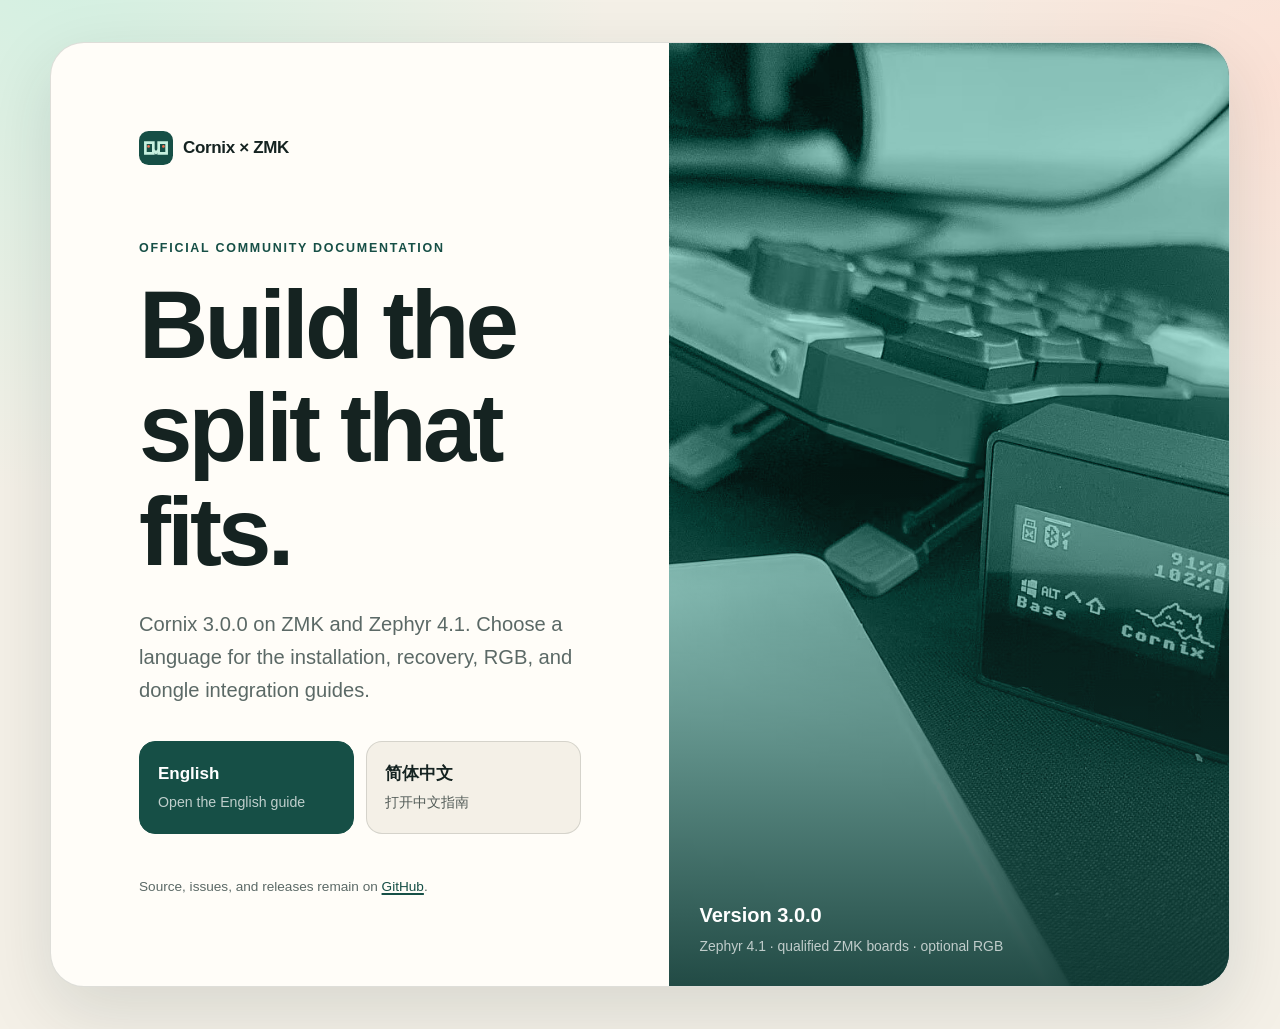
<file: docs/index.html>
<!doctype html>
<html lang="en">
  <head>
    <meta charset="utf-8">
    <meta name="viewport" content="width=device-width, initial-scale=1">
    <meta name="theme-color" content="#164f46">
    <meta name="description" content="Cornix 3.0.0 ZMK firmware documentation in English and Simplified Chinese.">
    <meta property="og:title" content="Cornix · ZMK firmware documentation">
    <meta property="og:description" content="Install, configure, and integrate a dongle with Cornix 3.0.0 on Zephyr 4.1.">
    <meta property="og:type" content="website">
    <meta property="og:url" content="https://hitsmaxft.github.io/zmk-keyboard-cornix/">
    <meta property="og:image" content="https://hitsmaxft.github.io/zmk-keyboard-cornix/assets/cornix_with_dongle.png">
    <link rel="canonical" href="https://hitsmaxft.github.io/zmk-keyboard-cornix/">
    <link rel="alternate" hreflang="en" href="https://hitsmaxft.github.io/zmk-keyboard-cornix/en/">
    <link rel="alternate" hreflang="zh-Hans" href="https://hitsmaxft.github.io/zmk-keyboard-cornix/zh/">
    <link rel="alternate" hreflang="x-default" href="https://hitsmaxft.github.io/zmk-keyboard-cornix/">
    <link rel="icon" href="./assets/cornix-mark.svg" type="image/svg+xml">
    <link rel="stylesheet" href="./assets/site.css?v=2">
    <title>Cornix · Choose your language</title>
  </head>
  <body>
    <main class="language-home">
      <div class="shell">
        <section class="language-card" aria-labelledby="welcome-title">
          <div class="language-copy">
            <div>
              <a class="brand" href="https://github.com/hitsmaxft/zmk-keyboard-cornix">
                <img src="./assets/cornix-mark.svg" alt="">
                <span>Cornix × ZMK</span>
              </a>
              <p class="eyebrow" style="margin-top: 64px">Official community documentation</p>
              <h1 id="welcome-title">Build the split that fits.</h1>
              <p class="hero-copy">
                Cornix 3.0.0 on ZMK and Zephyr 4.1. Choose a language for the
                installation, recovery, RGB, and dongle integration guides.
              </p>
              <div class="language-choice" aria-label="Choose documentation language">
                <a href="./en/">
                  English
                  <small>Open the English guide</small>
                </a>
                <a href="./zh/" lang="zh-Hans">
                  简体中文
                  <small>打开中文指南</small>
                </a>
              </div>
            </div>
            <p style="margin: 42px 0 0; color: var(--ink-muted); font-size: 0.85rem">
              Source, issues, and releases remain on
              <a href="https://github.com/hitsmaxft/zmk-keyboard-cornix">GitHub</a>.
            </p>
          </div>
          <div class="language-image">
            <img src="./assets/cornix_with_dongle.png" alt="Cornix split keyboard with its USB dongle">
            <div class="language-image-note">
              <strong>Version 3.0.0</strong>
              <span>Zephyr 4.1 · qualified ZMK boards · optional RGB</span>
            </div>
          </div>
        </section>
      </div>
    </main>
  </body>
</html>
</file>
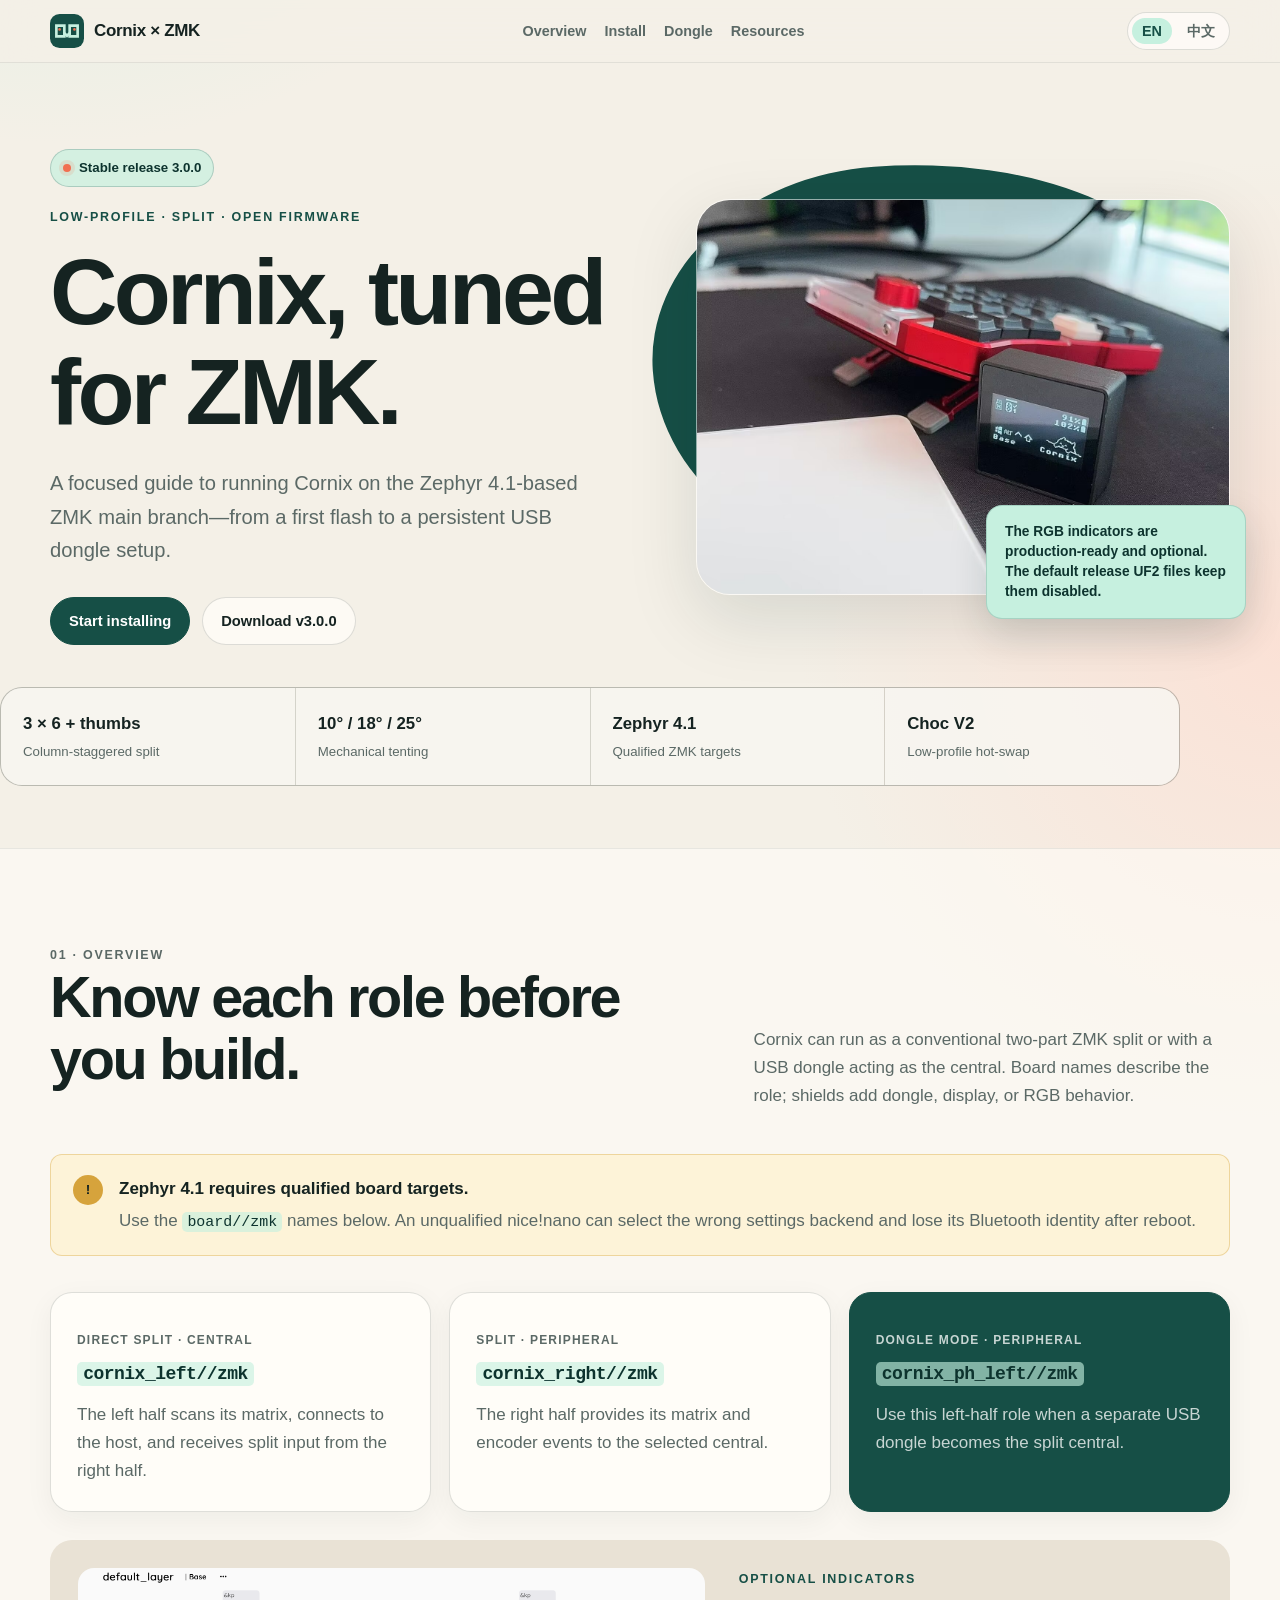
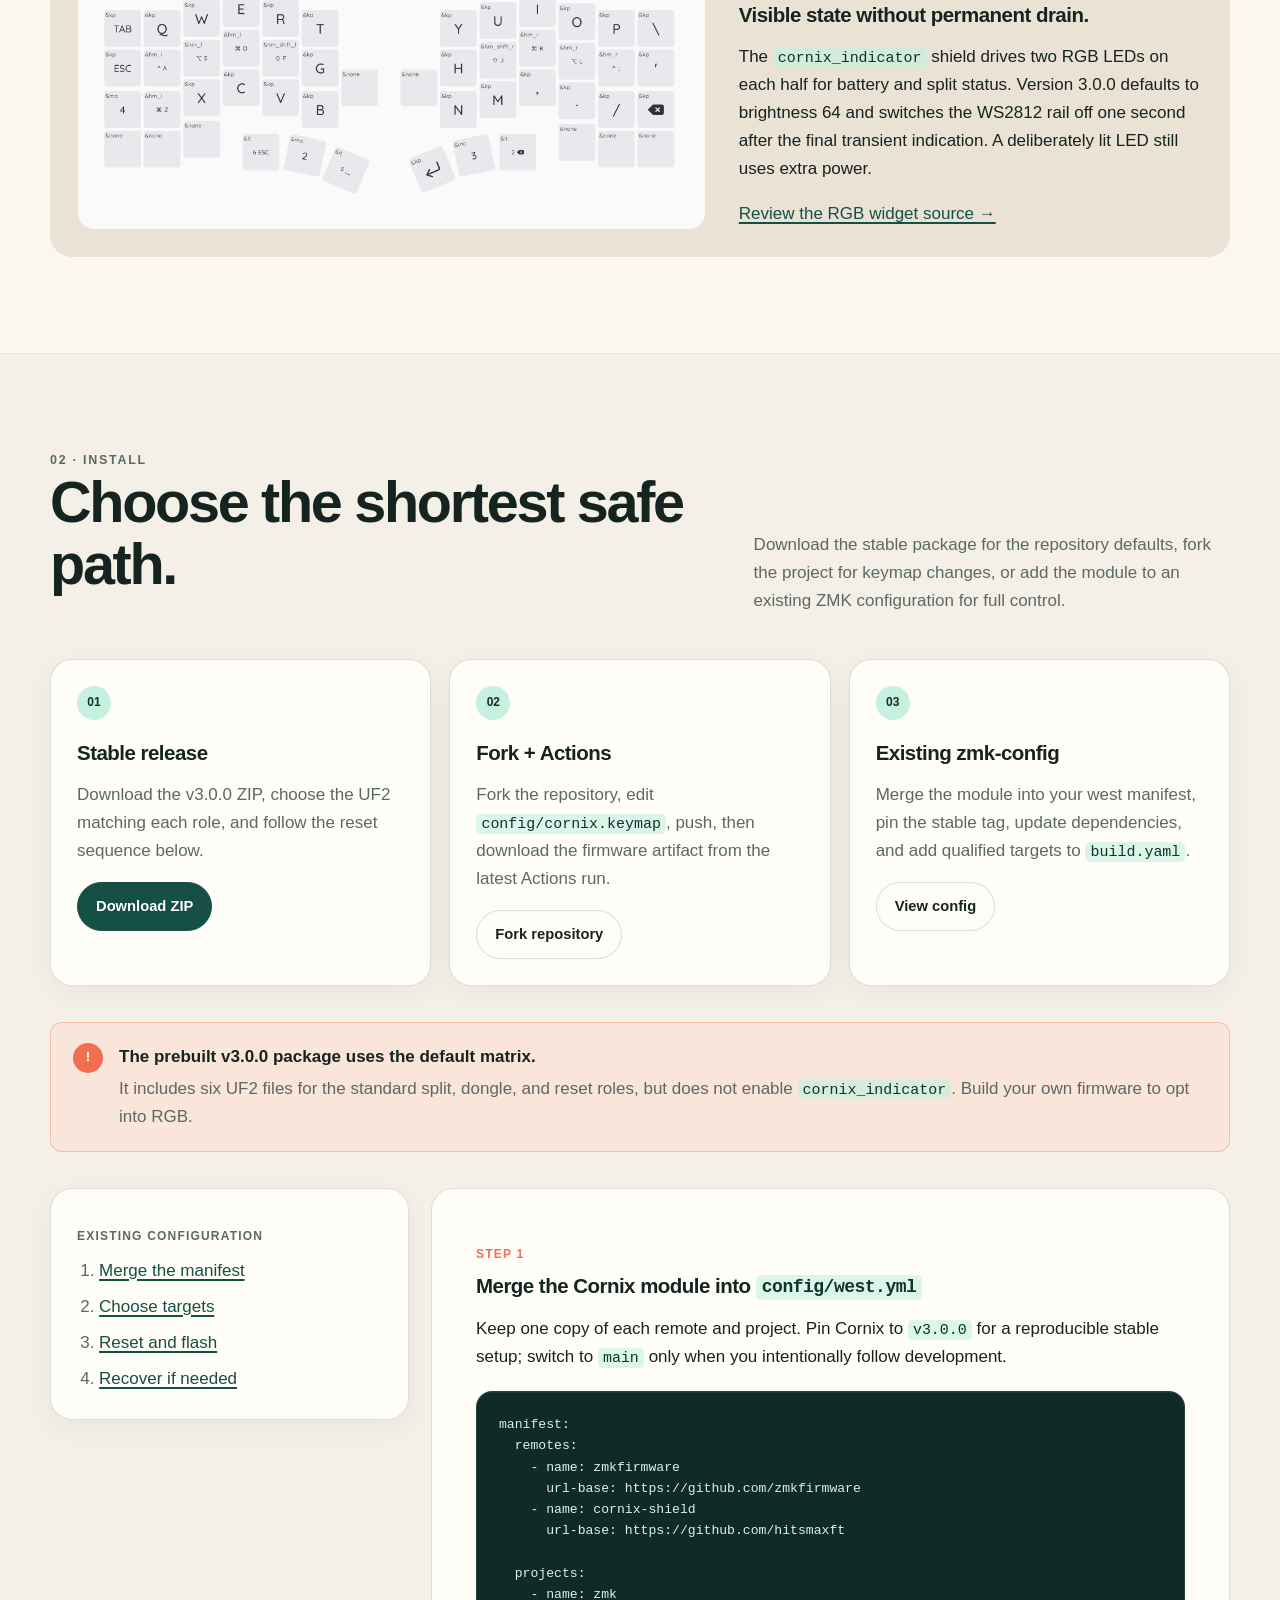
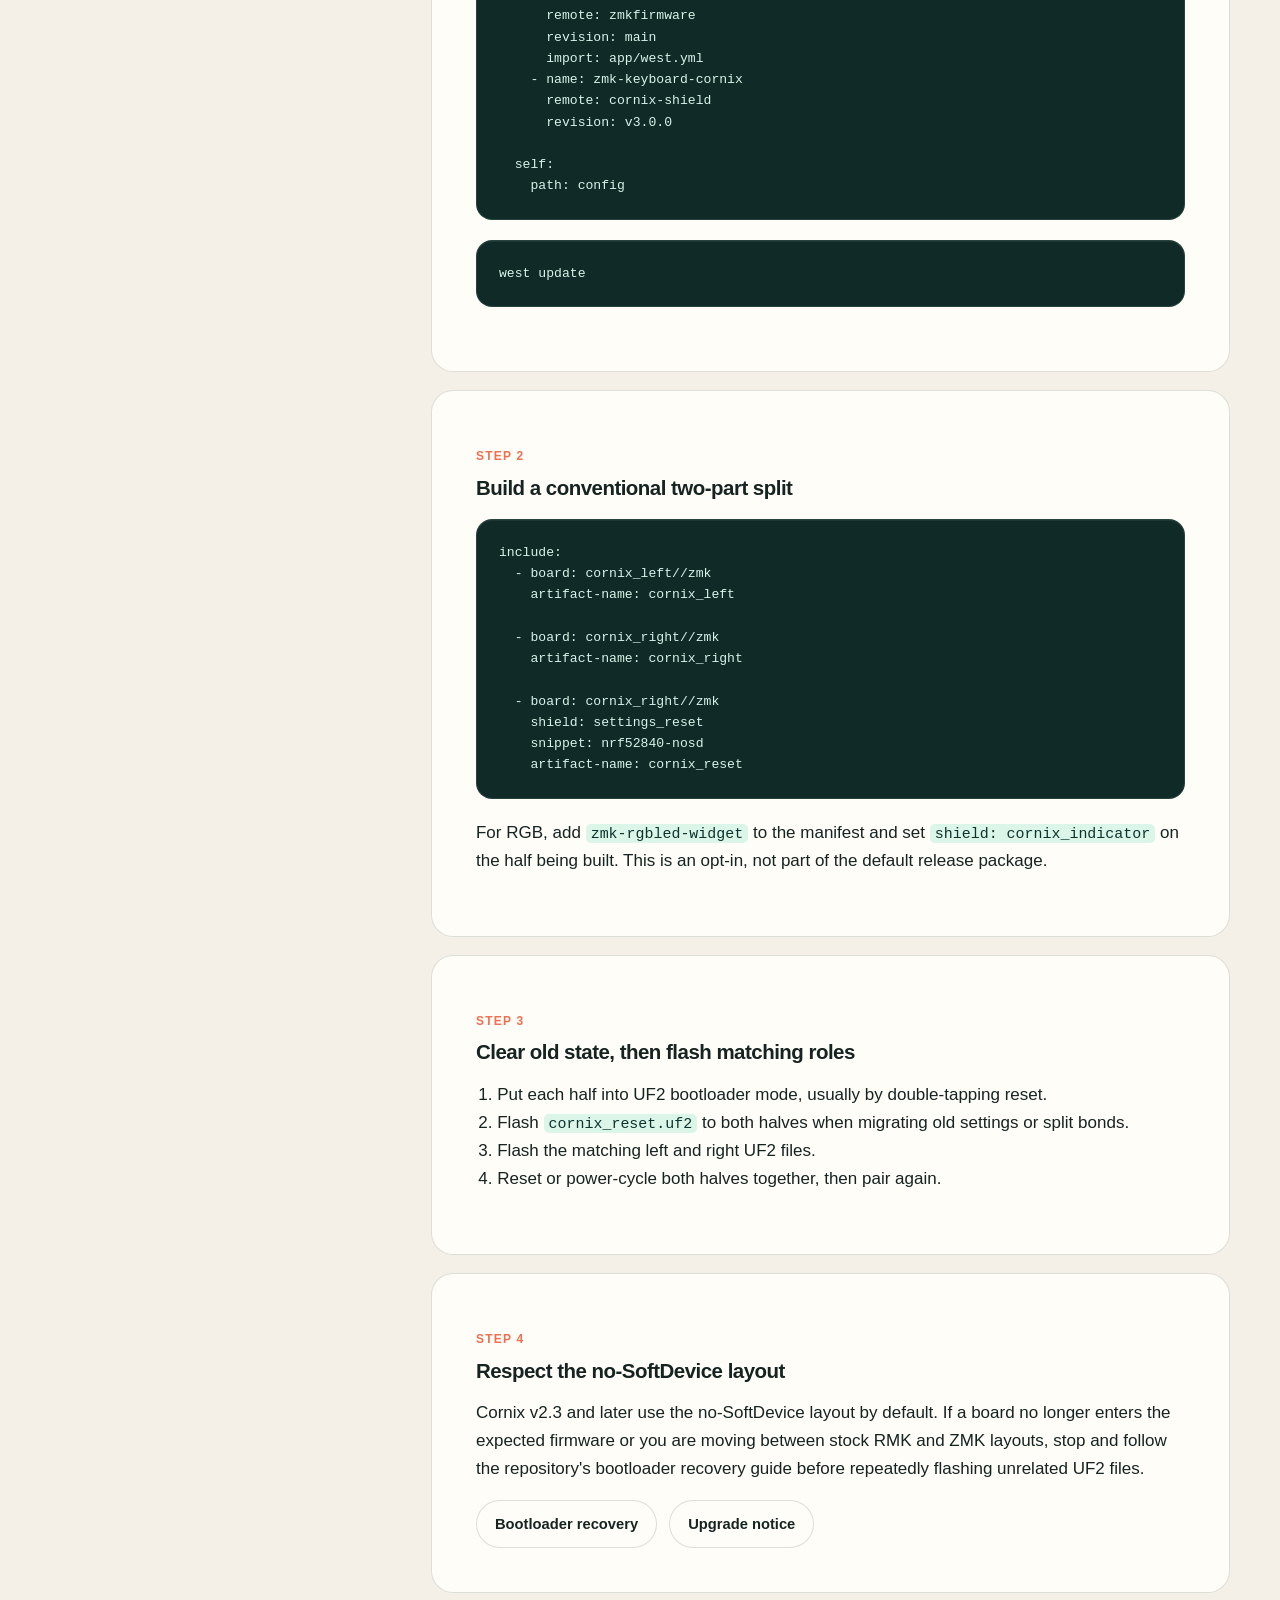
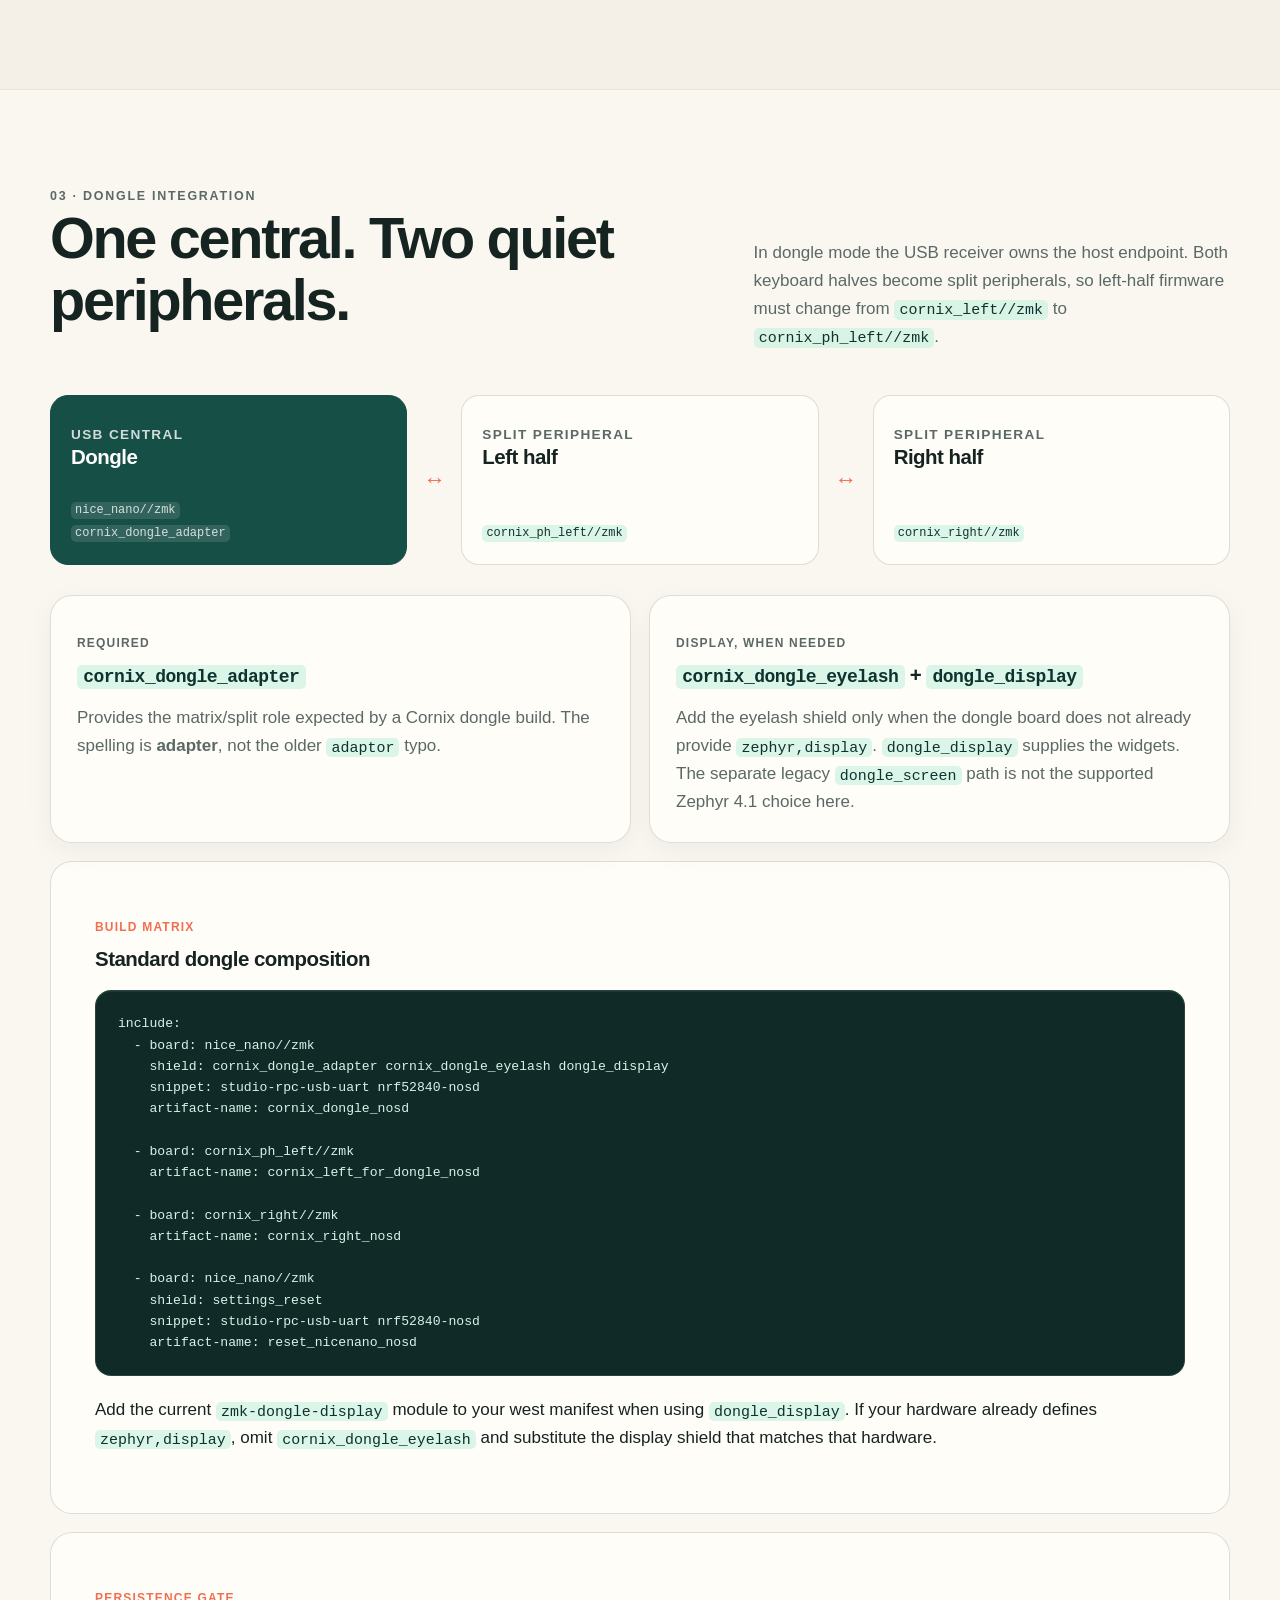
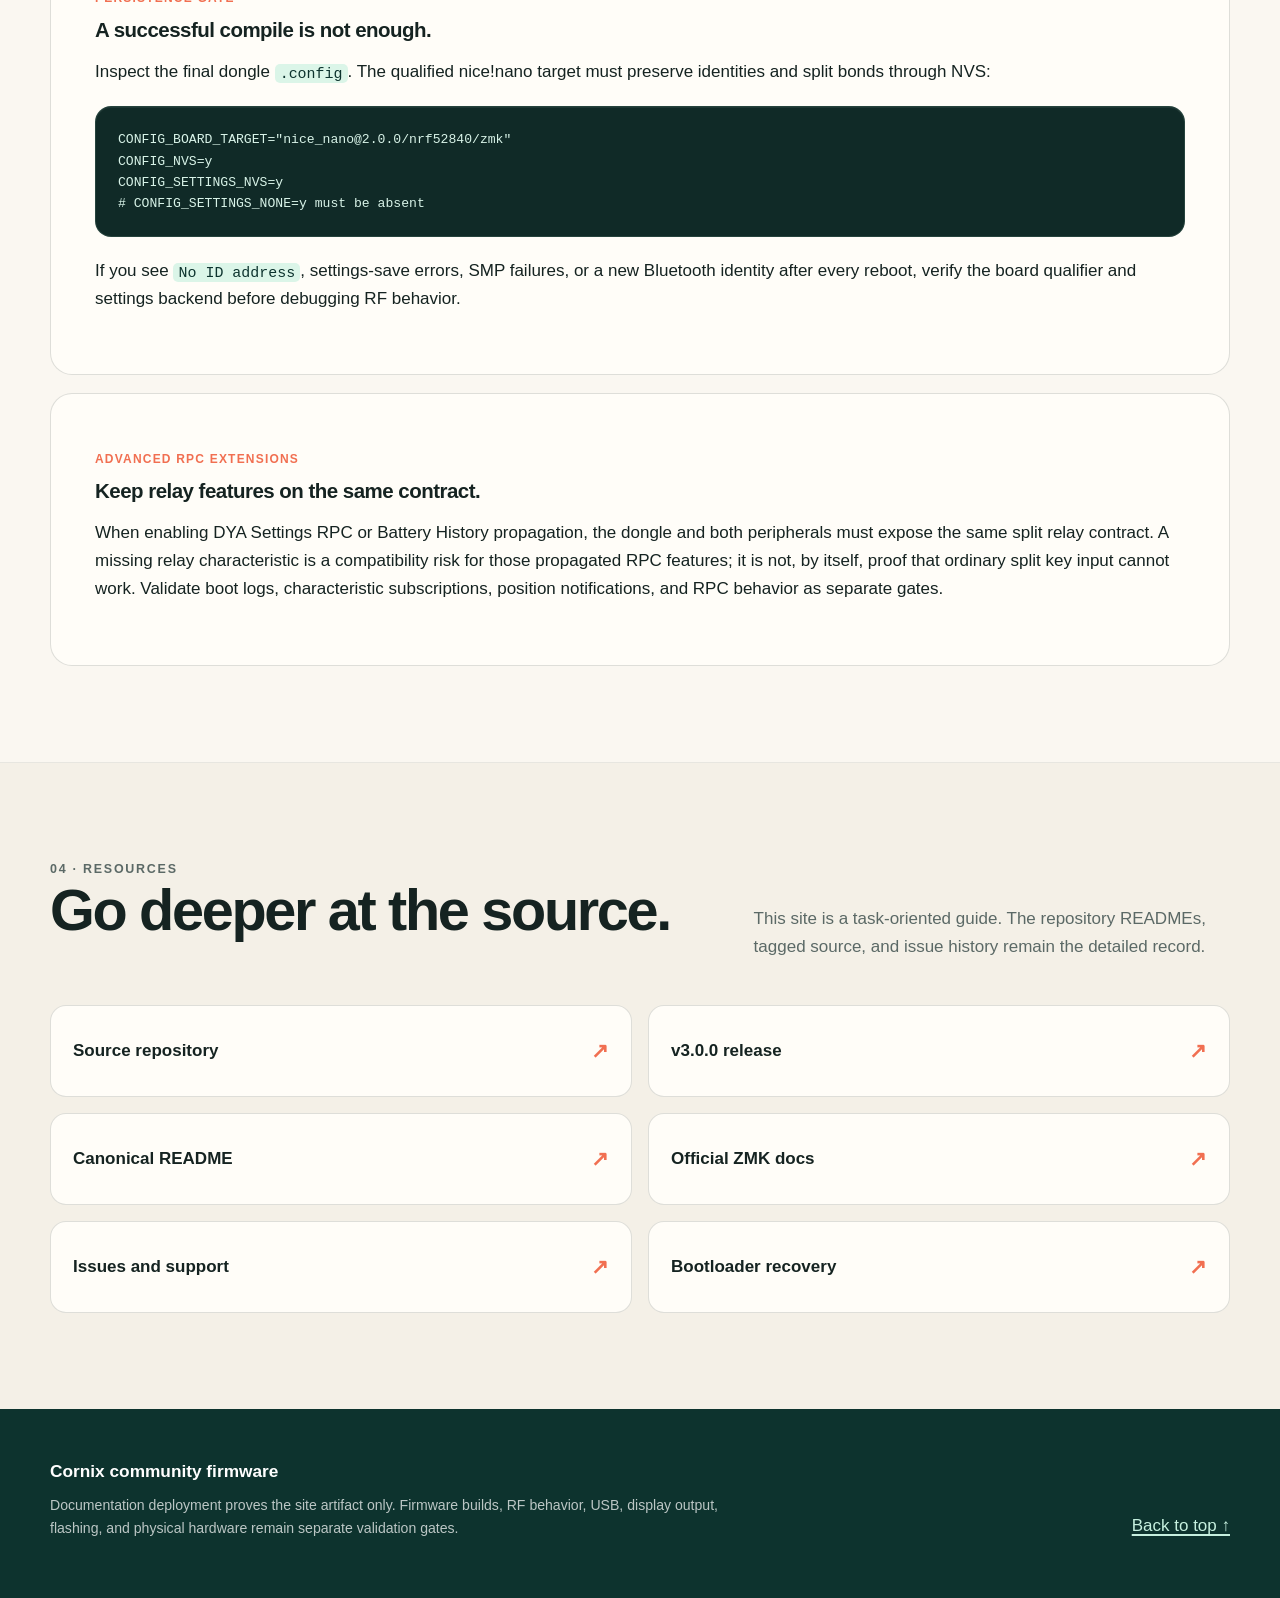
<file: docs/en/index.html>
<!doctype html>
<html lang="en">
  <head>
    <meta charset="utf-8">
    <meta name="viewport" content="width=device-width, initial-scale=1">
    <meta name="theme-color" content="#164f46">
    <meta name="description" content="English guide to Cornix 3.0.0: ZMK installation, flashing, recovery, RGB, and dongle integration on Zephyr 4.1.">
    <meta property="og:title" content="Cornix 3.0.0 · English guide">
    <meta property="og:description" content="Install Cornix ZMK firmware and build a persistent Zephyr 4.1 dongle setup.">
    <meta property="og:type" content="website">
    <meta property="og:url" content="https://hitsmaxft.github.io/zmk-keyboard-cornix/en/">
    <meta property="og:image" content="https://hitsmaxft.github.io/zmk-keyboard-cornix/assets/cornix_with_dongle.png">
    <link rel="canonical" href="https://hitsmaxft.github.io/zmk-keyboard-cornix/en/">
    <link rel="alternate" hreflang="en" href="https://hitsmaxft.github.io/zmk-keyboard-cornix/en/">
    <link rel="alternate" hreflang="zh-Hans" href="https://hitsmaxft.github.io/zmk-keyboard-cornix/zh/">
    <link rel="alternate" hreflang="x-default" href="https://hitsmaxft.github.io/zmk-keyboard-cornix/">
    <link rel="icon" href="../assets/cornix-mark.svg" type="image/svg+xml">
    <link rel="stylesheet" href="../assets/site.css?v=2">
    <title>Cornix 3.0.0 · English guide</title>
  </head>
  <body>
    <a class="skip-link" href="#main-content">Skip to content</a>

    <header class="site-header">
      <nav class="site-nav shell" aria-label="Primary navigation">
        <a class="brand" href="../">
          <img src="../assets/cornix-mark.svg" alt="">
          <span>Cornix × ZMK</span>
        </a>
        <ul class="nav-links">
          <li><a href="#overview">Overview</a></li>
          <li><a href="#install">Install</a></li>
          <li><a href="#dongle">Dongle</a></li>
          <li><a href="#resources">Resources</a></li>
        </ul>
        <ul class="language-links" aria-label="Language">
          <li><a href="./" lang="en" aria-current="page">EN</a></li>
          <li><a href="../zh/" lang="zh-Hans">中文</a></li>
        </ul>
      </nav>
    </header>

    <main id="main-content">
      <section class="hero" aria-labelledby="hero-title">
        <div class="shell hero-grid">
          <div>
            <div class="version-pill">Stable release 3.0.0</div>
            <p class="eyebrow">Low-profile · split · open firmware</p>
            <h1 id="hero-title">Cornix, tuned for ZMK.</h1>
            <p class="hero-copy">
              A focused guide to running Cornix on the Zephyr 4.1-based ZMK
              main branch—from a first flash to a persistent USB dongle setup.
            </p>
            <div class="hero-actions">
              <a class="button" href="#install">Start installing</a>
              <a class="button secondary" href="https://github.com/hitsmaxft/zmk-keyboard-cornix/releases/tag/v3.0.0">Download v3.0.0</a>
            </div>
          </div>
          <div class="hero-visual">
            <img src="../assets/cornix_with_dongle.png" alt="Cornix split keyboard beside a small USB dongle">
            <div class="hero-note">The RGB indicators are production-ready and optional. The default release UF2 files keep them disabled.</div>
          </div>
        </div>
        <div class="shell facts" aria-label="Cornix quick facts">
          <div class="fact"><strong>3 × 6 + thumbs</strong><span>Column-staggered split</span></div>
          <div class="fact"><strong>10° / 18° / 25°</strong><span>Mechanical tenting</span></div>
          <div class="fact"><strong>Zephyr 4.1</strong><span>Qualified ZMK targets</span></div>
          <div class="fact"><strong>Choc V2</strong><span>Low-profile hot-swap</span></div>
        </div>
      </section>

      <section class="section alt" id="overview" aria-labelledby="overview-title">
        <div class="shell">
          <div class="section-heading">
            <div>
              <p class="section-kicker">01 · Overview</p>
              <h2 id="overview-title">Know each role before you build.</h2>
            </div>
            <p>
              Cornix can run as a conventional two-part ZMK split or with a
              USB dongle acting as the central. Board names describe the role;
              shields add dongle, display, or RGB behavior.
            </p>
          </div>

          <div class="notice">
            <div class="notice-icon" aria-hidden="true">!</div>
            <div>
              <strong>Zephyr 4.1 requires qualified board targets.</strong>
              <p>Use the <code>board//zmk</code> names below. An unqualified nice!nano can select the wrong settings backend and lose its Bluetooth identity after reboot.</p>
            </div>
          </div>

          <div class="card-grid">
            <article class="card">
              <p class="meta">Direct split · central</p>
              <h3><code>cornix_left//zmk</code></h3>
              <p>The left half scans its matrix, connects to the host, and receives split input from the right half.</p>
            </article>
            <article class="card">
              <p class="meta">Split · peripheral</p>
              <h3><code>cornix_right//zmk</code></h3>
              <p>The right half provides its matrix and encoder events to the selected central.</p>
            </article>
            <article class="card highlight">
              <p class="meta">Dongle mode · peripheral</p>
              <h3><code>cornix_ph_left//zmk</code></h3>
              <p>Use this left-half role when a separate USB dongle becomes the split central.</p>
            </article>
          </div>

          <div class="image-panel">
            <img src="../assets/cornix_layout.png" alt="Cornix key layout showing the two split halves and thumb clusters">
            <div>
              <p class="section-kicker">Optional indicators</p>
              <h3>Visible state without permanent drain.</h3>
              <p>
                The <code>cornix_indicator</code> shield drives two RGB LEDs on
                each half for battery and split status. Version 3.0.0 defaults
                to brightness 64 and switches the WS2812 rail off one second
                after the final transient indication. A deliberately lit LED
                still uses extra power.
              </p>
              <a href="https://github.com/hitsmaxft/zmk-rgbled-widget">Review the RGB widget source →</a>
            </div>
          </div>
        </div>
      </section>

      <section class="section" id="install" aria-labelledby="install-title">
        <div class="shell">
          <div class="section-heading">
            <div>
              <p class="section-kicker">02 · Install</p>
              <h2 id="install-title">Choose the shortest safe path.</h2>
            </div>
            <p>
              Download the stable package for the repository defaults, fork
              the project for keymap changes, or add the module to an existing
              ZMK configuration for full control.
            </p>
          </div>

          <div class="card-grid install-paths">
            <article class="card">
              <h3>Stable release</h3>
              <p>Download the v3.0.0 ZIP, choose the UF2 matching each role, and follow the reset sequence below.</p>
              <div class="card-actions"><a class="button" href="https://github.com/hitsmaxft/zmk-keyboard-cornix/releases/download/v3.0.0/zmk-keyboard-cornix-v3.0.0.zip">Download ZIP</a></div>
            </article>
            <article class="card">
              <h3>Fork + Actions</h3>
              <p>Fork the repository, edit <code>config/cornix.keymap</code>, push, then download the firmware artifact from the latest Actions run.</p>
              <div class="card-actions"><a class="button secondary" href="https://github.com/hitsmaxft/zmk-keyboard-cornix/fork">Fork repository</a></div>
            </article>
            <article class="card">
              <h3>Existing zmk-config</h3>
              <p>Merge the module into your west manifest, pin the stable tag, update dependencies, and add qualified targets to <code>build.yaml</code>.</p>
              <div class="card-actions"><a class="button secondary" href="#existing-config">View config</a></div>
            </article>
          </div>

          <div class="notice danger">
            <div class="notice-icon" aria-hidden="true">!</div>
            <div>
              <strong>The prebuilt v3.0.0 package uses the default matrix.</strong>
              <p>It includes six UF2 files for the standard split, dongle, and reset roles, but does not enable <code>cornix_indicator</code>. Build your own firmware to opt into RGB.</p>
            </div>
          </div>

          <div class="guide-grid" id="existing-config">
            <aside class="card guide-nav" aria-label="Installation steps">
              <p class="meta">Existing configuration</p>
              <ol>
                <li><a href="#manifest">Merge the manifest</a></li>
                <li><a href="#build-matrix">Choose targets</a></li>
                <li><a href="#flash-order">Reset and flash</a></li>
                <li><a href="#recovery">Recover if needed</a></li>
              </ol>
            </aside>
            <div>
              <article class="guide-panel" id="manifest">
                <p class="meta">Step 1</p>
                <h3>Merge the Cornix module into <code>config/west.yml</code></h3>
                <p>Keep one copy of each remote and project. Pin Cornix to <code>v3.0.0</code> for a reproducible stable setup; switch to <code>main</code> only when you intentionally follow development.</p>
                <pre class="code-block"><code>manifest:
  remotes:
    - name: zmkfirmware
      url-base: https://github.com/zmkfirmware
    - name: cornix-shield
      url-base: https://github.com/hitsmaxft

  projects:
    - name: zmk
      remote: zmkfirmware
      revision: main
      import: app/west.yml
    - name: zmk-keyboard-cornix
      remote: cornix-shield
      revision: v3.0.0

  self:
    path: config</code></pre>
                <pre class="code-block"><code>west update</code></pre>
              </article>

              <article class="guide-panel" id="build-matrix">
                <p class="meta">Step 2</p>
                <h3>Build a conventional two-part split</h3>
                <pre class="code-block"><code>include:
  - board: cornix_left//zmk
    artifact-name: cornix_left

  - board: cornix_right//zmk
    artifact-name: cornix_right

  - board: cornix_right//zmk
    shield: settings_reset
    snippet: nrf52840-nosd
    artifact-name: cornix_reset</code></pre>
                <p>For RGB, add <code>zmk-rgbled-widget</code> to the manifest and set <code>shield: cornix_indicator</code> on the half being built. This is an opt-in, not part of the default release package.</p>
              </article>

              <article class="guide-panel" id="flash-order">
                <p class="meta">Step 3</p>
                <h3>Clear old state, then flash matching roles</h3>
                <ol class="steps">
                  <li>Put each half into UF2 bootloader mode, usually by double-tapping reset.</li>
                  <li>Flash <code>cornix_reset.uf2</code> to both halves when migrating old settings or split bonds.</li>
                  <li>Flash the matching left and right UF2 files.</li>
                  <li>Reset or power-cycle both halves together, then pair again.</li>
                </ol>
              </article>

              <article class="guide-panel" id="recovery">
                <p class="meta">Step 4</p>
                <h3>Respect the no-SoftDevice layout</h3>
                <p>
                  Cornix v2.3 and later use the no-SoftDevice layout by
                  default. If a board no longer enters the expected firmware
                  or you are moving between stock RMK and ZMK layouts, stop and
                  follow the repository's bootloader recovery guide before
                  repeatedly flashing unrelated UF2 files.
                </p>
                <div class="card-actions">
                  <a class="button secondary" href="https://github.com/hitsmaxft/zmk-keyboard-cornix/blob/v3.0.0/bootloader/README.md">Bootloader recovery</a>
                  <a class="button secondary" href="https://github.com/hitsmaxft/zmk-keyboard-cornix/issues/48">Upgrade notice</a>
                </div>
              </article>
            </div>
          </div>
        </div>
      </section>

      <section class="section alt" id="dongle" aria-labelledby="dongle-title">
        <div class="shell">
          <div class="section-heading">
            <div>
              <p class="section-kicker">03 · Dongle integration</p>
              <h2 id="dongle-title">One central. Two quiet peripherals.</h2>
            </div>
            <p>
              In dongle mode the USB receiver owns the host endpoint. Both
              keyboard halves become split peripherals, so left-half firmware
              must change from <code>cornix_left//zmk</code> to
              <code>cornix_ph_left//zmk</code>.
            </p>
          </div>

          <div class="topology" aria-label="Cornix dongle topology">
            <article class="node central">
              <div><p class="meta">USB central</p><h3>Dongle</h3></div>
              <p><code>nice_nano//zmk</code><br><code>cornix_dongle_adapter</code></p>
            </article>
            <div class="topology-arrow" aria-hidden="true">↔</div>
            <article class="node">
              <div><p class="meta">Split peripheral</p><h3>Left half</h3></div>
              <p><code>cornix_ph_left//zmk</code></p>
            </article>
            <div class="topology-arrow" aria-hidden="true">↔</div>
            <article class="node">
              <div><p class="meta">Split peripheral</p><h3>Right half</h3></div>
              <p><code>cornix_right//zmk</code></p>
            </article>
          </div>

          <div class="split-columns">
            <article class="card">
              <p class="meta">Required</p>
              <h3><code>cornix_dongle_adapter</code></h3>
              <p>Provides the matrix/split role expected by a Cornix dongle build. The spelling is <strong>adapter</strong>, not the older <code>adaptor</code> typo.</p>
            </article>
            <article class="card">
              <p class="meta">Display, when needed</p>
              <h3><code>cornix_dongle_eyelash</code> + <code>dongle_display</code></h3>
              <p>Add the eyelash shield only when the dongle board does not already provide <code>zephyr,display</code>. <code>dongle_display</code> supplies the widgets. The separate legacy <code>dongle_screen</code> path is not the supported Zephyr 4.1 choice here.</p>
            </article>
          </div>

          <article class="guide-panel" style="margin-top: 18px">
            <p class="meta">Build matrix</p>
            <h3>Standard dongle composition</h3>
            <pre class="code-block"><code>include:
  - board: nice_nano//zmk
    shield: cornix_dongle_adapter cornix_dongle_eyelash dongle_display
    snippet: studio-rpc-usb-uart nrf52840-nosd
    artifact-name: cornix_dongle_nosd

  - board: cornix_ph_left//zmk
    artifact-name: cornix_left_for_dongle_nosd

  - board: cornix_right//zmk
    artifact-name: cornix_right_nosd

  - board: nice_nano//zmk
    shield: settings_reset
    snippet: studio-rpc-usb-uart nrf52840-nosd
    artifact-name: reset_nicenano_nosd</code></pre>
            <p>Add the current <code>zmk-dongle-display</code> module to your west manifest when using <code>dongle_display</code>. If your hardware already defines <code>zephyr,display</code>, omit <code>cornix_dongle_eyelash</code> and substitute the display shield that matches that hardware.</p>
          </article>

          <article class="guide-panel" style="margin-top: 18px">
            <p class="meta">Persistence gate</p>
            <h3>A successful compile is not enough.</h3>
            <p>Inspect the final dongle <code>.config</code>. The qualified nice!nano target must preserve identities and split bonds through NVS:</p>
            <pre class="code-block"><code>CONFIG_BOARD_TARGET="nice_nano@2.0.0/nrf52840/zmk"
CONFIG_NVS=y
CONFIG_SETTINGS_NVS=y
# CONFIG_SETTINGS_NONE=y must be absent</code></pre>
            <p>If you see <code>No ID address</code>, settings-save errors, SMP failures, or a new Bluetooth identity after every reboot, verify the board qualifier and settings backend before debugging RF behavior.</p>
          </article>

          <article class="guide-panel" style="margin-top: 18px">
            <p class="meta">Advanced RPC extensions</p>
            <h3>Keep relay features on the same contract.</h3>
            <p>
              When enabling DYA Settings RPC or Battery History propagation,
              the dongle and both peripherals must expose the same split relay
              contract. A missing relay characteristic is a compatibility risk
              for those propagated RPC features; it is not, by itself, proof
              that ordinary split key input cannot work. Validate boot logs,
              characteristic subscriptions, position notifications, and RPC
              behavior as separate gates.
            </p>
          </article>
        </div>
      </section>

      <section class="section" id="resources" aria-labelledby="resources-title">
        <div class="shell">
          <div class="section-heading">
            <div>
              <p class="section-kicker">04 · Resources</p>
              <h2 id="resources-title">Go deeper at the source.</h2>
            </div>
            <p>This site is a task-oriented guide. The repository READMEs, tagged source, and issue history remain the detailed record.</p>
          </div>
          <div class="resources">
            <a class="resource-link" href="https://github.com/hitsmaxft/zmk-keyboard-cornix"><strong>Source repository</strong><span aria-hidden="true">↗</span></a>
            <a class="resource-link" href="https://github.com/hitsmaxft/zmk-keyboard-cornix/releases/tag/v3.0.0"><strong>v3.0.0 release</strong><span aria-hidden="true">↗</span></a>
            <a class="resource-link" href="https://github.com/hitsmaxft/zmk-keyboard-cornix/blob/v3.0.0/README.md"><strong>Canonical README</strong><span aria-hidden="true">↗</span></a>
            <a class="resource-link" href="https://zmk.dev/docs"><strong>Official ZMK docs</strong><span aria-hidden="true">↗</span></a>
            <a class="resource-link" href="https://github.com/hitsmaxft/zmk-keyboard-cornix/issues"><strong>Issues and support</strong><span aria-hidden="true">↗</span></a>
            <a class="resource-link" href="https://github.com/hitsmaxft/zmk-keyboard-cornix/blob/v3.0.0/bootloader/README.md"><strong>Bootloader recovery</strong><span aria-hidden="true">↗</span></a>
          </div>
        </div>
      </section>
    </main>

    <footer class="site-footer">
      <div class="shell footer-grid">
        <div>
          <strong>Cornix community firmware</strong>
          <p>Documentation deployment proves the site artifact only. Firmware builds, RF behavior, USB, display output, flashing, and physical hardware remain separate validation gates.</p>
        </div>
        <a href="#main-content">Back to top ↑</a>
      </div>
    </footer>
  </body>
</html>
</file>
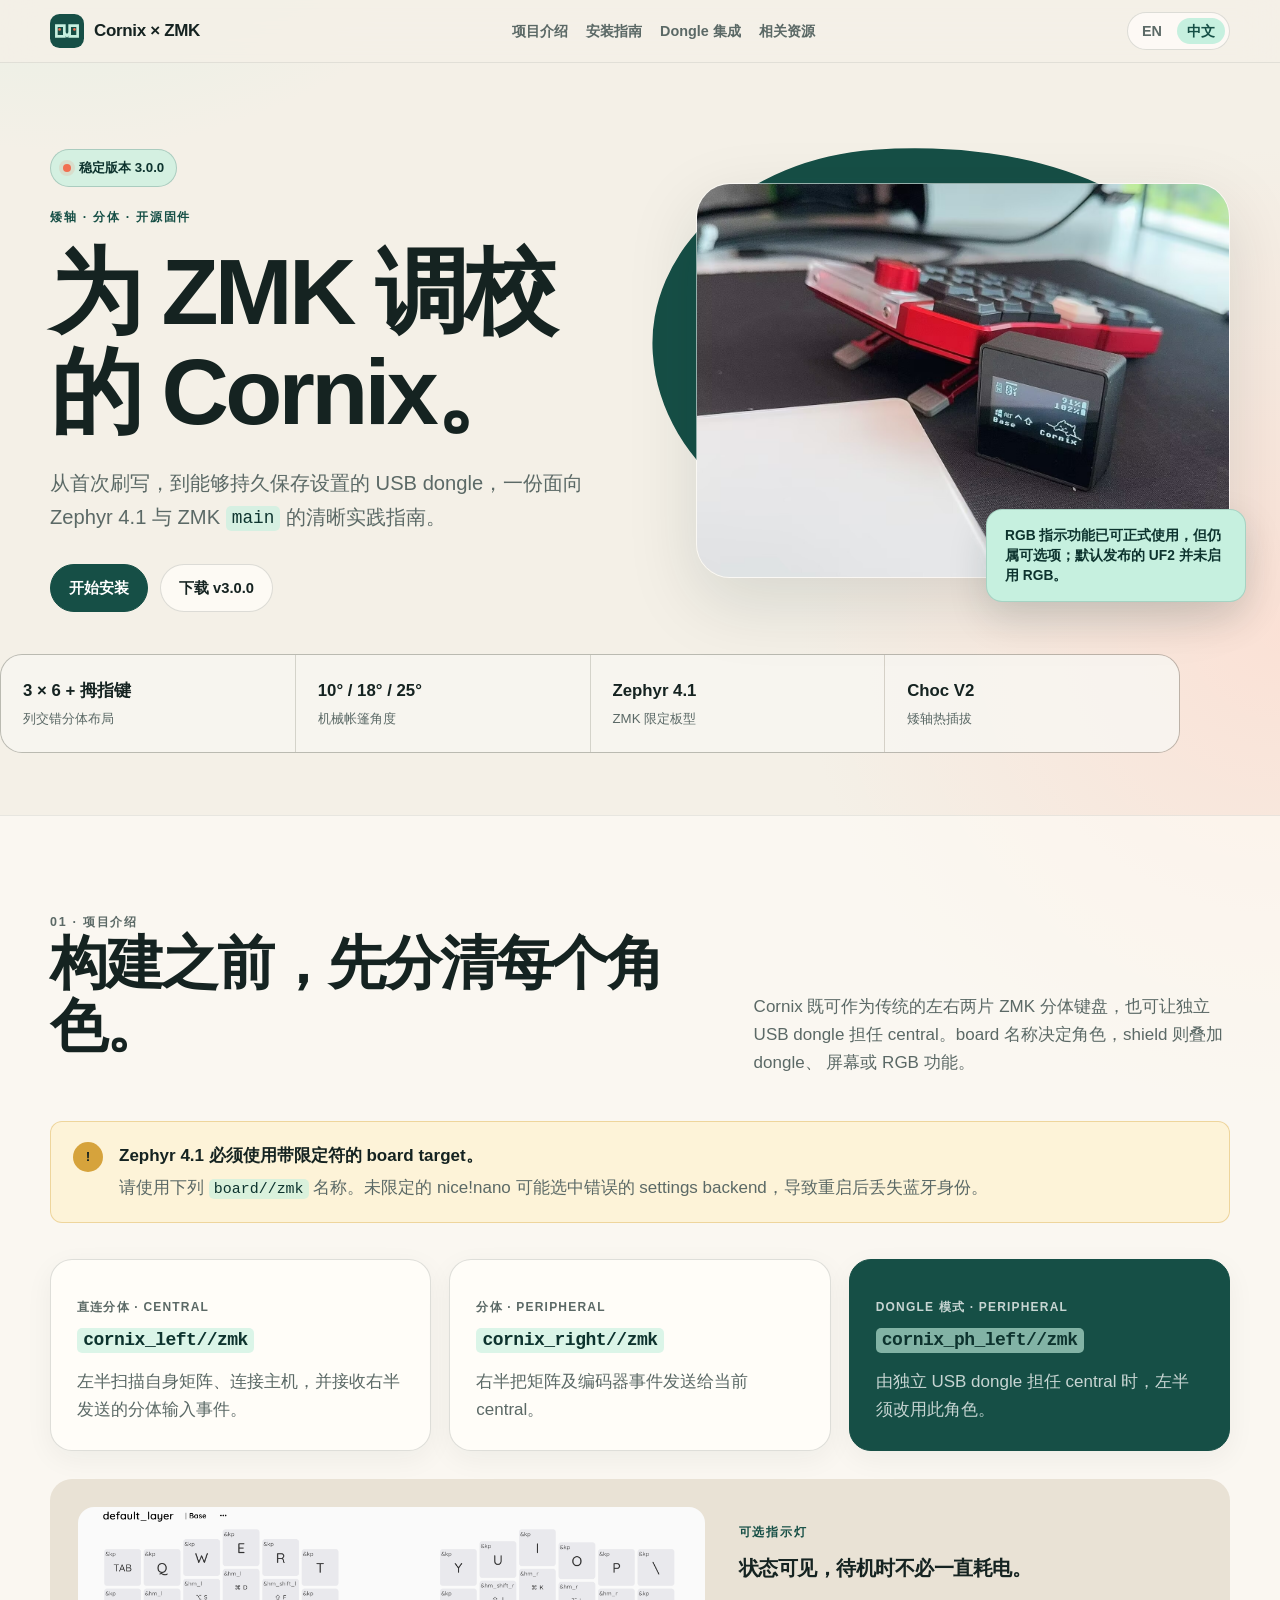
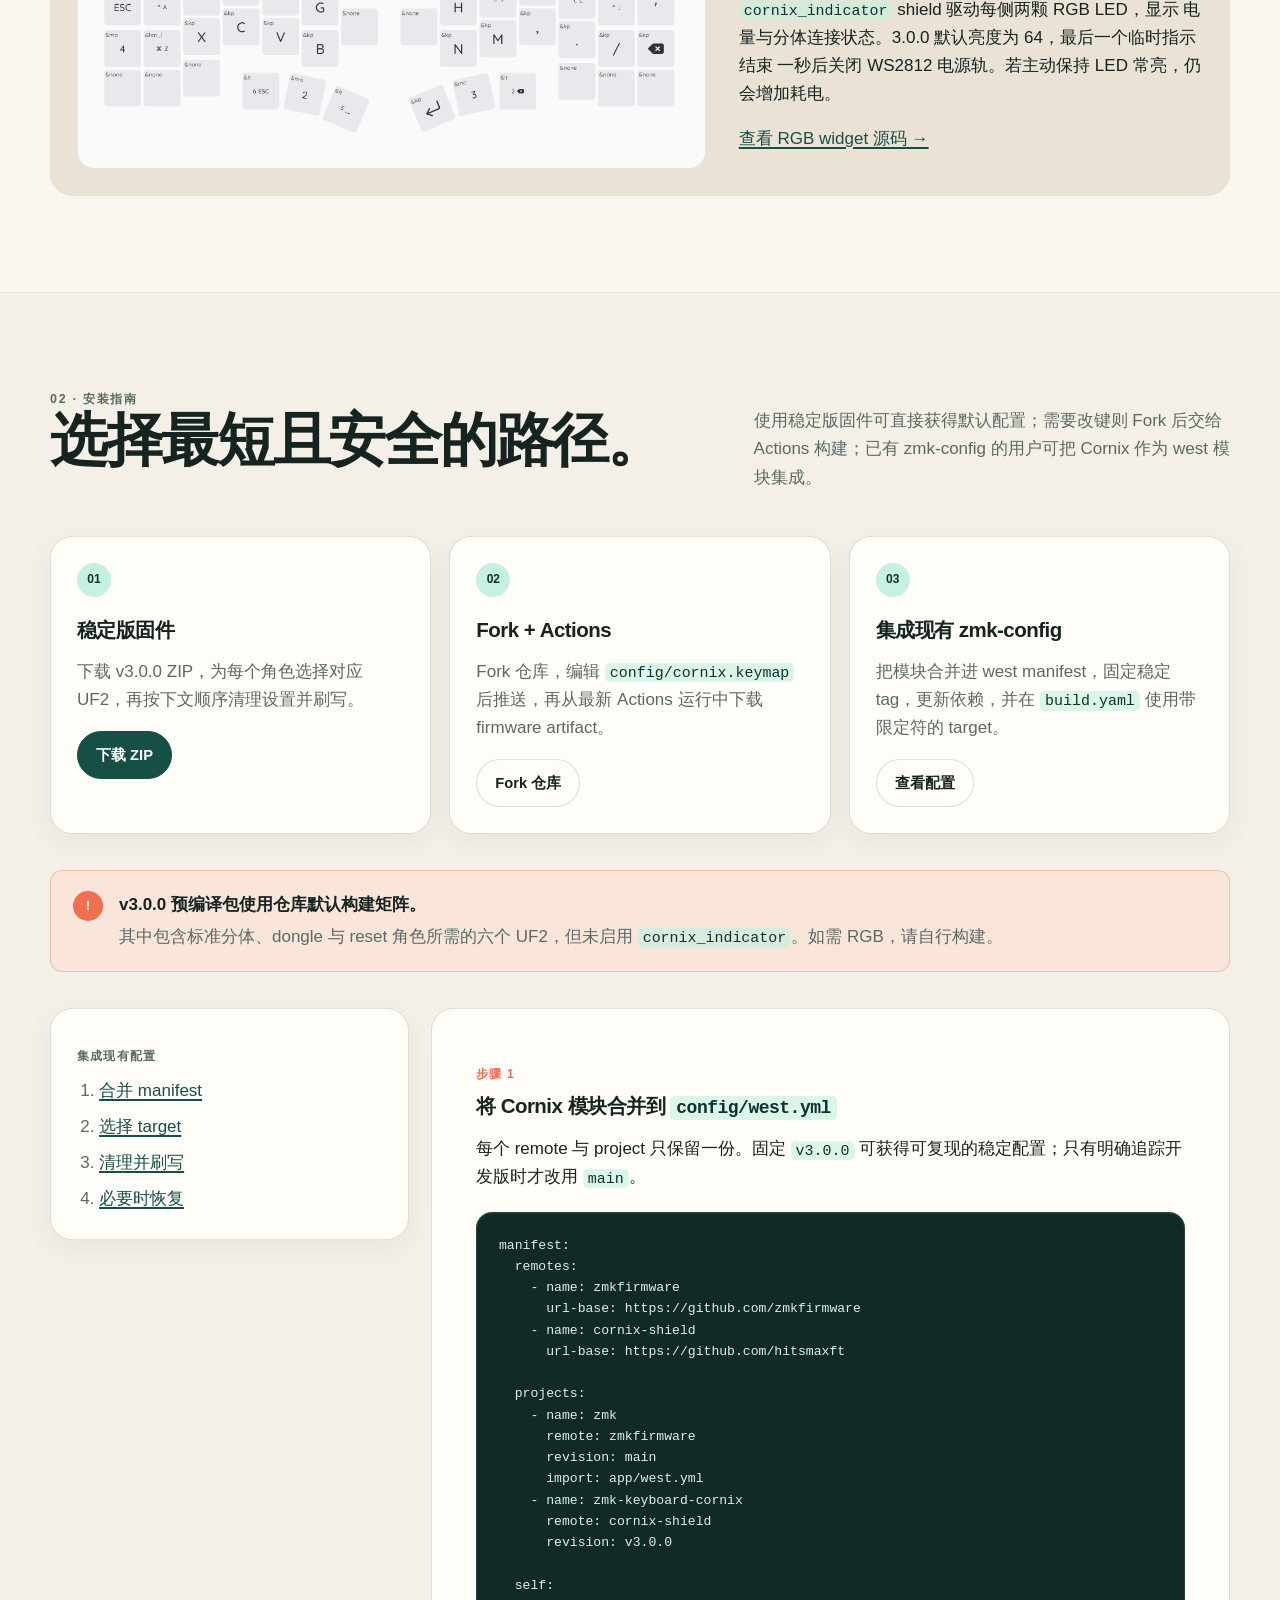
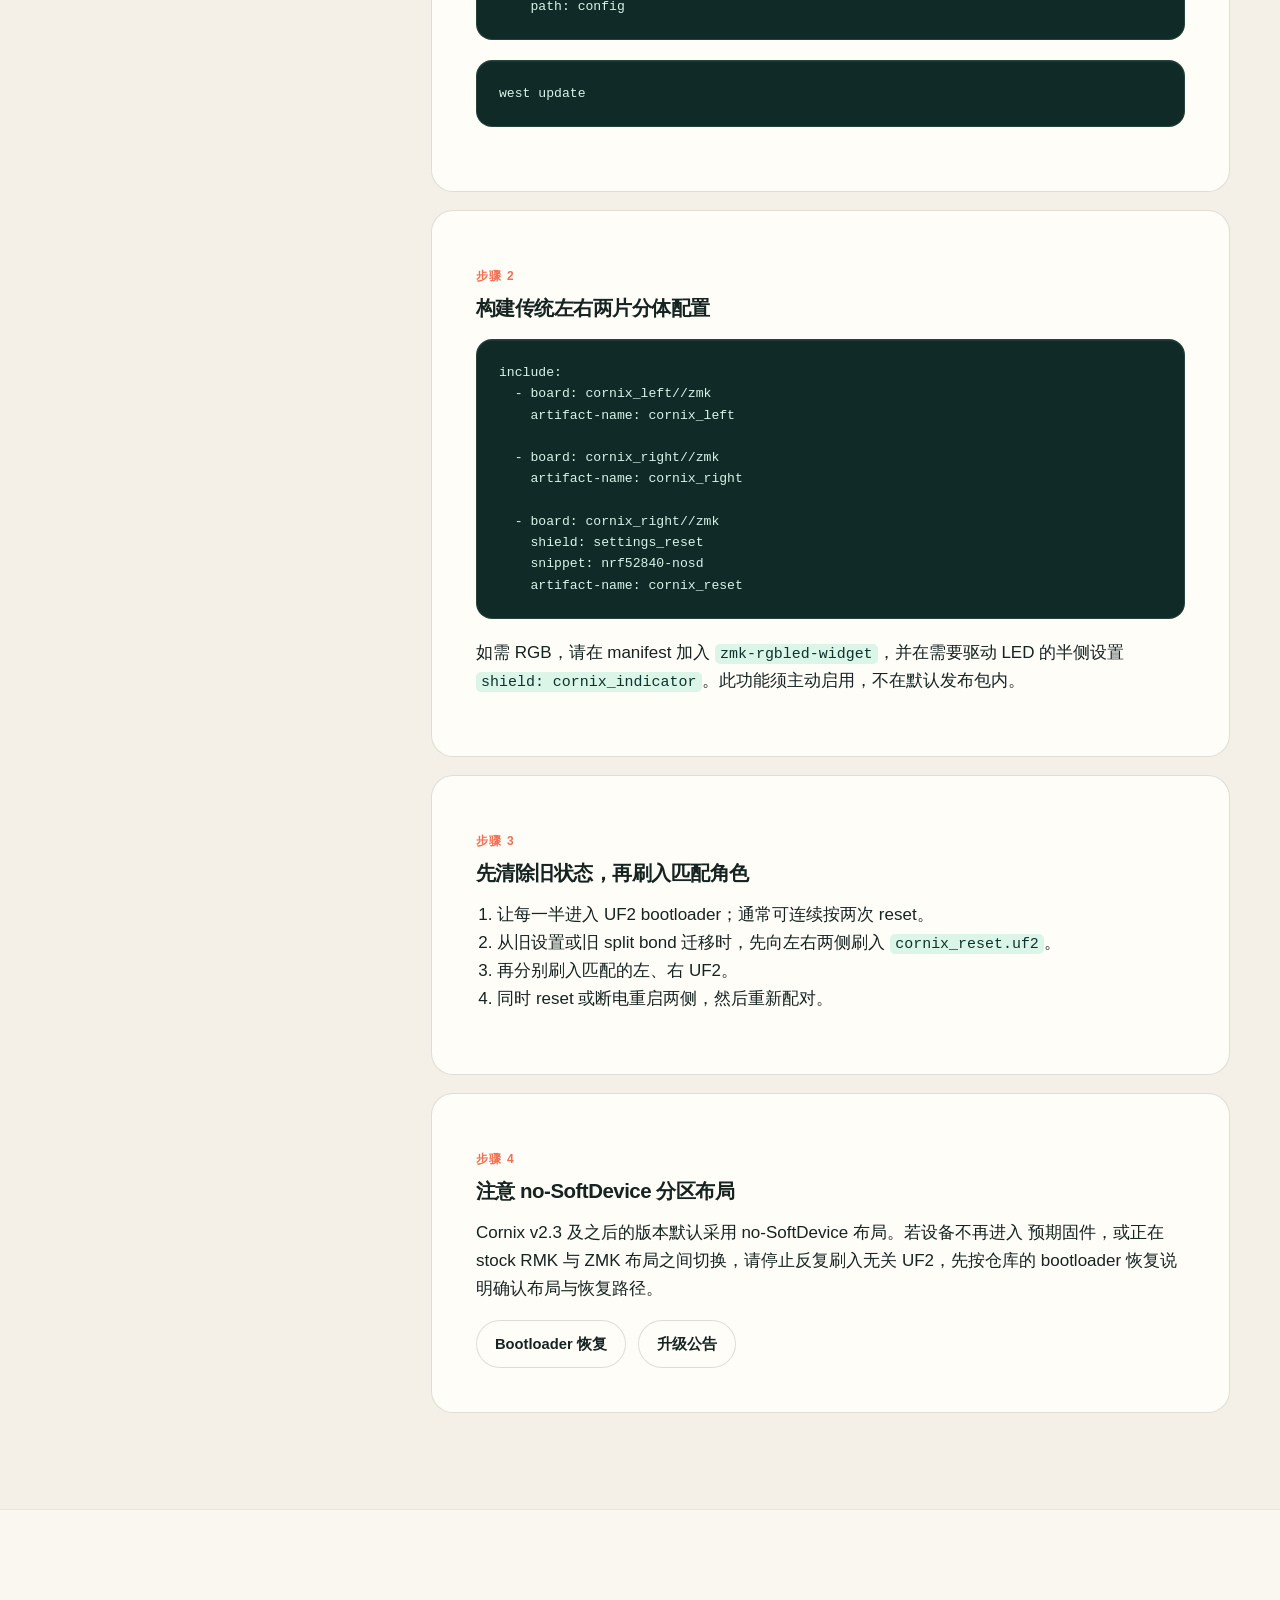
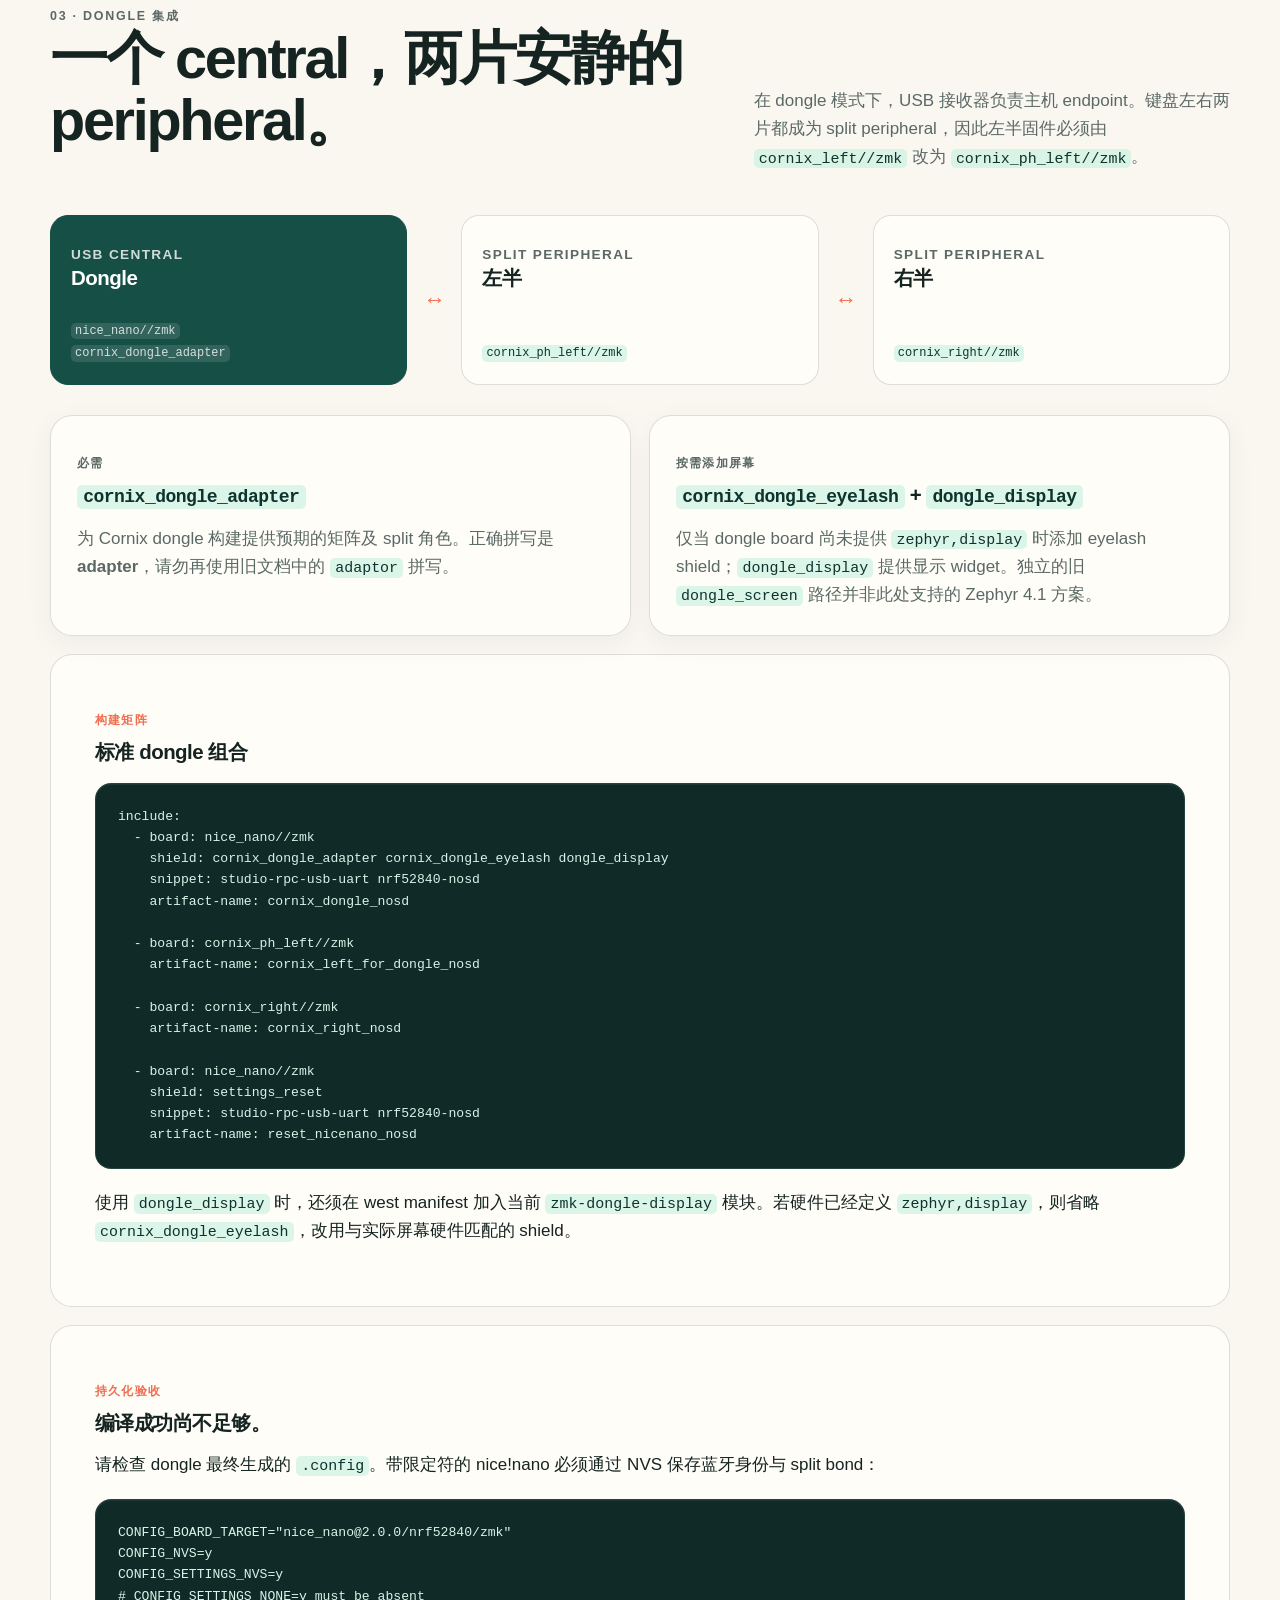
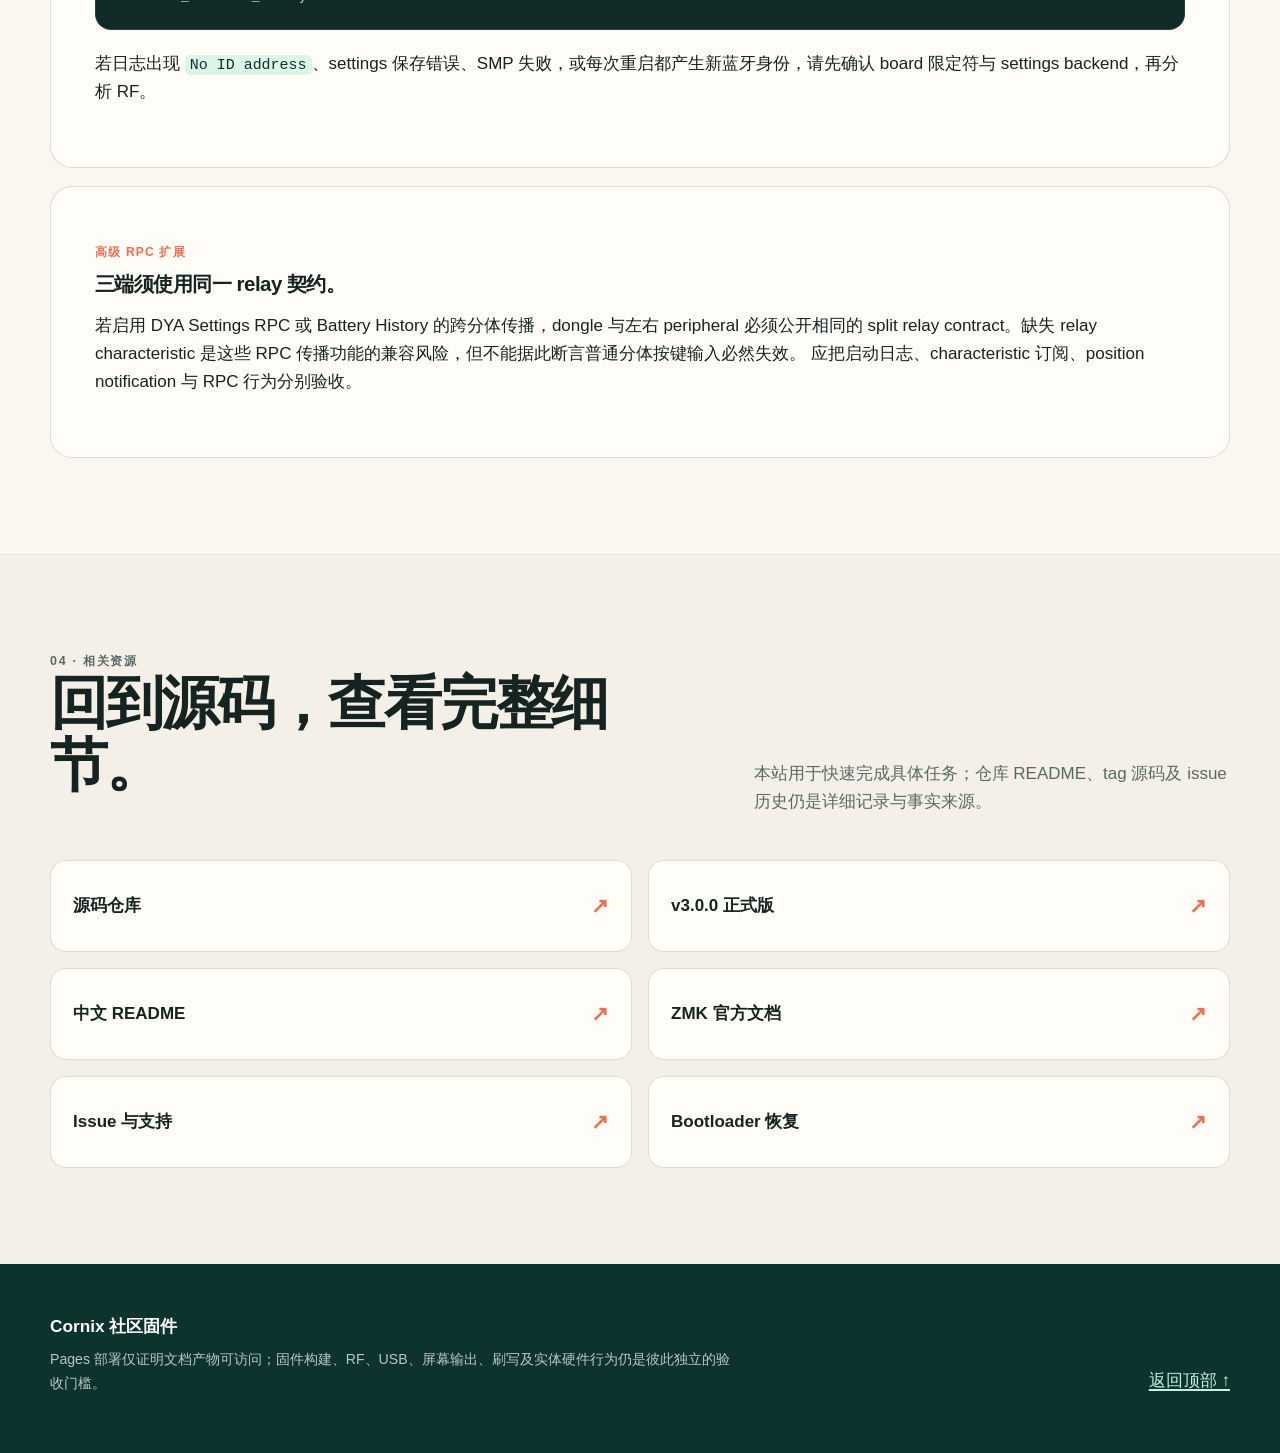
<file: docs/zh/index.html>
<!doctype html>
<html lang="zh-Hans">
  <head>
    <meta charset="utf-8">
    <meta name="viewport" content="width=device-width, initial-scale=1">
    <meta name="theme-color" content="#164f46">
    <meta name="description" content="Cornix 3.0.0 中文指南：在 Zephyr 4.1 上安装、刷写、恢复 ZMK 固件，启用 RGB 并集成 dongle。">
    <meta property="og:title" content="Cornix 3.0.0 · 中文指南">
    <meta property="og:description" content="安装 Cornix ZMK 固件，并构建可持久保存设置的 Zephyr 4.1 dongle 配置。">
    <meta property="og:type" content="website">
    <meta property="og:url" content="https://hitsmaxft.github.io/zmk-keyboard-cornix/zh/">
    <meta property="og:image" content="https://hitsmaxft.github.io/zmk-keyboard-cornix/assets/cornix_with_dongle.png">
    <link rel="canonical" href="https://hitsmaxft.github.io/zmk-keyboard-cornix/zh/">
    <link rel="alternate" hreflang="en" href="https://hitsmaxft.github.io/zmk-keyboard-cornix/en/">
    <link rel="alternate" hreflang="zh-Hans" href="https://hitsmaxft.github.io/zmk-keyboard-cornix/zh/">
    <link rel="alternate" hreflang="x-default" href="https://hitsmaxft.github.io/zmk-keyboard-cornix/">
    <link rel="icon" href="../assets/cornix-mark.svg" type="image/svg+xml">
    <link rel="stylesheet" href="../assets/site.css?v=2">
    <title>Cornix 3.0.0 · 中文指南</title>
  </head>
  <body>
    <a class="skip-link" href="#main-content">跳至正文</a>

    <header class="site-header">
      <nav class="site-nav shell" aria-label="主导航">
        <a class="brand" href="../">
          <img src="../assets/cornix-mark.svg" alt="">
          <span>Cornix × ZMK</span>
        </a>
        <ul class="nav-links">
          <li><a href="#overview">项目介绍</a></li>
          <li><a href="#install">安装指南</a></li>
          <li><a href="#dongle">Dongle 集成</a></li>
          <li><a href="#resources">相关资源</a></li>
        </ul>
        <ul class="language-links" aria-label="语言">
          <li><a href="../en/" lang="en">EN</a></li>
          <li><a href="./" lang="zh-Hans" aria-current="page">中文</a></li>
        </ul>
      </nav>
    </header>

    <main id="main-content">
      <section class="hero" aria-labelledby="hero-title">
        <div class="shell hero-grid">
          <div>
            <div class="version-pill">稳定版本 3.0.0</div>
            <p class="eyebrow">矮轴 · 分体 · 开源固件</p>
            <h1 id="hero-title">为 ZMK 调校的 Cornix。</h1>
            <p class="hero-copy">
              从首次刷写，到能够持久保存设置的 USB dongle，一份面向
              Zephyr 4.1 与 ZMK <code>main</code> 的清晰实践指南。
            </p>
            <div class="hero-actions">
              <a class="button" href="#install">开始安装</a>
              <a class="button secondary" href="https://github.com/hitsmaxft/zmk-keyboard-cornix/releases/tag/v3.0.0">下载 v3.0.0</a>
            </div>
          </div>
          <div class="hero-visual">
            <img src="../assets/cornix_with_dongle.png" alt="Cornix 分体键盘及其 USB dongle">
            <div class="hero-note">RGB 指示功能已可正式使用，但仍属可选项；默认发布的 UF2 并未启用 RGB。</div>
          </div>
        </div>
        <div class="shell facts" aria-label="Cornix 主要特性">
          <div class="fact"><strong>3 × 6 + 拇指键</strong><span>列交错分体布局</span></div>
          <div class="fact"><strong>10° / 18° / 25°</strong><span>机械帐篷角度</span></div>
          <div class="fact"><strong>Zephyr 4.1</strong><span>ZMK 限定板型</span></div>
          <div class="fact"><strong>Choc V2</strong><span>矮轴热插拔</span></div>
        </div>
      </section>

      <section class="section alt" id="overview" aria-labelledby="overview-title">
        <div class="shell">
          <div class="section-heading">
            <div>
              <p class="section-kicker">01 · 项目介绍</p>
              <h2 id="overview-title">构建之前，先分清每个角色。</h2>
            </div>
            <p>
              Cornix 既可作为传统的左右两片 ZMK 分体键盘，也可让独立 USB
              dongle 担任 central。board 名称决定角色，shield 则叠加 dongle、
              屏幕或 RGB 功能。
            </p>
          </div>

          <div class="notice">
            <div class="notice-icon" aria-hidden="true">!</div>
            <div>
              <strong>Zephyr 4.1 必须使用带限定符的 board target。</strong>
              <p>请使用下列 <code>board//zmk</code> 名称。未限定的 nice!nano 可能选中错误的 settings backend，导致重启后丢失蓝牙身份。</p>
            </div>
          </div>

          <div class="card-grid">
            <article class="card">
              <p class="meta">直连分体 · Central</p>
              <h3><code>cornix_left//zmk</code></h3>
              <p>左半扫描自身矩阵、连接主机，并接收右半发送的分体输入事件。</p>
            </article>
            <article class="card">
              <p class="meta">分体 · Peripheral</p>
              <h3><code>cornix_right//zmk</code></h3>
              <p>右半把矩阵及编码器事件发送给当前 central。</p>
            </article>
            <article class="card highlight">
              <p class="meta">Dongle 模式 · Peripheral</p>
              <h3><code>cornix_ph_left//zmk</code></h3>
              <p>由独立 USB dongle 担任 central 时，左半须改用此角色。</p>
            </article>
          </div>

          <div class="image-panel">
            <img src="../assets/cornix_layout.png" alt="展示左右分体及拇指键区的 Cornix 布局图">
            <div>
              <p class="section-kicker">可选指示灯</p>
              <h3>状态可见，待机时不必一直耗电。</h3>
              <p>
                <code>cornix_indicator</code> shield 驱动每侧两颗 RGB LED，显示
                电量与分体连接状态。3.0.0 默认亮度为 64，最后一个临时指示结束
                一秒后关闭 WS2812 电源轨。若主动保持 LED 常亮，仍会增加耗电。
              </p>
              <a href="https://github.com/hitsmaxft/zmk-rgbled-widget">查看 RGB widget 源码 →</a>
            </div>
          </div>
        </div>
      </section>

      <section class="section" id="install" aria-labelledby="install-title">
        <div class="shell">
          <div class="section-heading">
            <div>
              <p class="section-kicker">02 · 安装指南</p>
              <h2 id="install-title">选择最短且安全的路径。</h2>
            </div>
            <p>
              使用稳定版固件可直接获得默认配置；需要改键则 Fork 后交给 Actions
              构建；已有 zmk-config 的用户可把 Cornix 作为 west 模块集成。
            </p>
          </div>

          <div class="card-grid install-paths">
            <article class="card">
              <h3>稳定版固件</h3>
              <p>下载 v3.0.0 ZIP，为每个角色选择对应 UF2，再按下文顺序清理设置并刷写。</p>
              <div class="card-actions"><a class="button" href="https://github.com/hitsmaxft/zmk-keyboard-cornix/releases/download/v3.0.0/zmk-keyboard-cornix-v3.0.0.zip">下载 ZIP</a></div>
            </article>
            <article class="card">
              <h3>Fork + Actions</h3>
              <p>Fork 仓库，编辑 <code>config/cornix.keymap</code> 后推送，再从最新 Actions 运行中下载 firmware artifact。</p>
              <div class="card-actions"><a class="button secondary" href="https://github.com/hitsmaxft/zmk-keyboard-cornix/fork">Fork 仓库</a></div>
            </article>
            <article class="card">
              <h3>集成现有 zmk-config</h3>
              <p>把模块合并进 west manifest，固定稳定 tag，更新依赖，并在 <code>build.yaml</code> 使用带限定符的 target。</p>
              <div class="card-actions"><a class="button secondary" href="#existing-config">查看配置</a></div>
            </article>
          </div>

          <div class="notice danger">
            <div class="notice-icon" aria-hidden="true">!</div>
            <div>
              <strong>v3.0.0 预编译包使用仓库默认构建矩阵。</strong>
              <p>其中包含标准分体、dongle 与 reset 角色所需的六个 UF2，但未启用 <code>cornix_indicator</code>。如需 RGB，请自行构建。</p>
            </div>
          </div>

          <div class="guide-grid" id="existing-config">
            <aside class="card guide-nav" aria-label="安装步骤">
              <p class="meta">集成现有配置</p>
              <ol>
                <li><a href="#manifest">合并 manifest</a></li>
                <li><a href="#build-matrix">选择 target</a></li>
                <li><a href="#flash-order">清理并刷写</a></li>
                <li><a href="#recovery">必要时恢复</a></li>
              </ol>
            </aside>
            <div>
              <article class="guide-panel" id="manifest">
                <p class="meta">步骤 1</p>
                <h3>将 Cornix 模块合并到 <code>config/west.yml</code></h3>
                <p>每个 remote 与 project 只保留一份。固定 <code>v3.0.0</code> 可获得可复现的稳定配置；只有明确追踪开发版时才改用 <code>main</code>。</p>
                <pre class="code-block"><code>manifest:
  remotes:
    - name: zmkfirmware
      url-base: https://github.com/zmkfirmware
    - name: cornix-shield
      url-base: https://github.com/hitsmaxft

  projects:
    - name: zmk
      remote: zmkfirmware
      revision: main
      import: app/west.yml
    - name: zmk-keyboard-cornix
      remote: cornix-shield
      revision: v3.0.0

  self:
    path: config</code></pre>
                <pre class="code-block"><code>west update</code></pre>
              </article>

              <article class="guide-panel" id="build-matrix">
                <p class="meta">步骤 2</p>
                <h3>构建传统左右两片分体配置</h3>
                <pre class="code-block"><code>include:
  - board: cornix_left//zmk
    artifact-name: cornix_left

  - board: cornix_right//zmk
    artifact-name: cornix_right

  - board: cornix_right//zmk
    shield: settings_reset
    snippet: nrf52840-nosd
    artifact-name: cornix_reset</code></pre>
                <p>如需 RGB，请在 manifest 加入 <code>zmk-rgbled-widget</code>，并在需要驱动 LED 的半侧设置 <code>shield: cornix_indicator</code>。此功能须主动启用，不在默认发布包内。</p>
              </article>

              <article class="guide-panel" id="flash-order">
                <p class="meta">步骤 3</p>
                <h3>先清除旧状态，再刷入匹配角色</h3>
                <ol class="steps">
                  <li>让每一半进入 UF2 bootloader；通常可连续按两次 reset。</li>
                  <li>从旧设置或旧 split bond 迁移时，先向左右两侧刷入 <code>cornix_reset.uf2</code>。</li>
                  <li>再分别刷入匹配的左、右 UF2。</li>
                  <li>同时 reset 或断电重启两侧，然后重新配对。</li>
                </ol>
              </article>

              <article class="guide-panel" id="recovery">
                <p class="meta">步骤 4</p>
                <h3>注意 no-SoftDevice 分区布局</h3>
                <p>
                  Cornix v2.3 及之后的版本默认采用 no-SoftDevice 布局。若设备不再进入
                  预期固件，或正在 stock RMK 与 ZMK 布局之间切换，请停止反复刷入无关
                  UF2，先按仓库的 bootloader 恢复说明确认布局与恢复路径。
                </p>
                <div class="card-actions">
                  <a class="button secondary" href="https://github.com/hitsmaxft/zmk-keyboard-cornix/blob/v3.0.0/bootloader/README.md">Bootloader 恢复</a>
                  <a class="button secondary" href="https://github.com/hitsmaxft/zmk-keyboard-cornix/issues/48">升级公告</a>
                </div>
              </article>
            </div>
          </div>
        </div>
      </section>

      <section class="section alt" id="dongle" aria-labelledby="dongle-title">
        <div class="shell">
          <div class="section-heading">
            <div>
              <p class="section-kicker">03 · Dongle 集成</p>
              <h2 id="dongle-title">一个 central，两片安静的 peripheral。</h2>
            </div>
            <p>
              在 dongle 模式下，USB 接收器负责主机 endpoint。键盘左右两片都成为
              split peripheral，因此左半固件必须由 <code>cornix_left//zmk</code>
              改为 <code>cornix_ph_left//zmk</code>。
            </p>
          </div>

          <div class="topology" aria-label="Cornix dongle 拓扑">
            <article class="node central">
              <div><p class="meta">USB Central</p><h3>Dongle</h3></div>
              <p><code>nice_nano//zmk</code><br><code>cornix_dongle_adapter</code></p>
            </article>
            <div class="topology-arrow" aria-hidden="true">↔</div>
            <article class="node">
              <div><p class="meta">Split Peripheral</p><h3>左半</h3></div>
              <p><code>cornix_ph_left//zmk</code></p>
            </article>
            <div class="topology-arrow" aria-hidden="true">↔</div>
            <article class="node">
              <div><p class="meta">Split Peripheral</p><h3>右半</h3></div>
              <p><code>cornix_right//zmk</code></p>
            </article>
          </div>

          <div class="split-columns">
            <article class="card">
              <p class="meta">必需</p>
              <h3><code>cornix_dongle_adapter</code></h3>
              <p>为 Cornix dongle 构建提供预期的矩阵及 split 角色。正确拼写是 <strong>adapter</strong>，请勿再使用旧文档中的 <code>adaptor</code> 拼写。</p>
            </article>
            <article class="card">
              <p class="meta">按需添加屏幕</p>
              <h3><code>cornix_dongle_eyelash</code> + <code>dongle_display</code></h3>
              <p>仅当 dongle board 尚未提供 <code>zephyr,display</code> 时添加 eyelash shield；<code>dongle_display</code> 提供显示 widget。独立的旧 <code>dongle_screen</code> 路径并非此处支持的 Zephyr 4.1 方案。</p>
            </article>
          </div>

          <article class="guide-panel" style="margin-top: 18px">
            <p class="meta">构建矩阵</p>
            <h3>标准 dongle 组合</h3>
            <pre class="code-block"><code>include:
  - board: nice_nano//zmk
    shield: cornix_dongle_adapter cornix_dongle_eyelash dongle_display
    snippet: studio-rpc-usb-uart nrf52840-nosd
    artifact-name: cornix_dongle_nosd

  - board: cornix_ph_left//zmk
    artifact-name: cornix_left_for_dongle_nosd

  - board: cornix_right//zmk
    artifact-name: cornix_right_nosd

  - board: nice_nano//zmk
    shield: settings_reset
    snippet: studio-rpc-usb-uart nrf52840-nosd
    artifact-name: reset_nicenano_nosd</code></pre>
            <p>使用 <code>dongle_display</code> 时，还须在 west manifest 加入当前 <code>zmk-dongle-display</code> 模块。若硬件已经定义 <code>zephyr,display</code>，则省略 <code>cornix_dongle_eyelash</code>，改用与实际屏幕硬件匹配的 shield。</p>
          </article>

          <article class="guide-panel" style="margin-top: 18px">
            <p class="meta">持久化验收</p>
            <h3>编译成功尚不足够。</h3>
            <p>请检查 dongle 最终生成的 <code>.config</code>。带限定符的 nice!nano 必须通过 NVS 保存蓝牙身份与 split bond：</p>
            <pre class="code-block"><code>CONFIG_BOARD_TARGET="nice_nano@2.0.0/nrf52840/zmk"
CONFIG_NVS=y
CONFIG_SETTINGS_NVS=y
# CONFIG_SETTINGS_NONE=y must be absent</code></pre>
            <p>若日志出现 <code>No ID address</code>、settings 保存错误、SMP 失败，或每次重启都产生新蓝牙身份，请先确认 board 限定符与 settings backend，再分析 RF。</p>
          </article>

          <article class="guide-panel" style="margin-top: 18px">
            <p class="meta">高级 RPC 扩展</p>
            <h3>三端须使用同一 relay 契约。</h3>
            <p>
              若启用 DYA Settings RPC 或 Battery History 的跨分体传播，dongle 与左右
              peripheral 必须公开相同的 split relay contract。缺失 relay characteristic
              是这些 RPC 传播功能的兼容风险，但不能据此断言普通分体按键输入必然失效。
              应把启动日志、characteristic 订阅、position notification 与 RPC 行为分别验收。
            </p>
          </article>
        </div>
      </section>

      <section class="section" id="resources" aria-labelledby="resources-title">
        <div class="shell">
          <div class="section-heading">
            <div>
              <p class="section-kicker">04 · 相关资源</p>
              <h2 id="resources-title">回到源码，查看完整细节。</h2>
            </div>
            <p>本站用于快速完成具体任务；仓库 README、tag 源码及 issue 历史仍是详细记录与事实来源。</p>
          </div>
          <div class="resources">
            <a class="resource-link" href="https://github.com/hitsmaxft/zmk-keyboard-cornix"><strong>源码仓库</strong><span aria-hidden="true">↗</span></a>
            <a class="resource-link" href="https://github.com/hitsmaxft/zmk-keyboard-cornix/releases/tag/v3.0.0"><strong>v3.0.0 正式版</strong><span aria-hidden="true">↗</span></a>
            <a class="resource-link" href="https://github.com/hitsmaxft/zmk-keyboard-cornix/blob/v3.0.0/README_zh.md"><strong>中文 README</strong><span aria-hidden="true">↗</span></a>
            <a class="resource-link" href="https://zmk.dev/docs"><strong>ZMK 官方文档</strong><span aria-hidden="true">↗</span></a>
            <a class="resource-link" href="https://github.com/hitsmaxft/zmk-keyboard-cornix/issues"><strong>Issue 与支持</strong><span aria-hidden="true">↗</span></a>
            <a class="resource-link" href="https://github.com/hitsmaxft/zmk-keyboard-cornix/blob/v3.0.0/bootloader/README.md"><strong>Bootloader 恢复</strong><span aria-hidden="true">↗</span></a>
          </div>
        </div>
      </section>
    </main>

    <footer class="site-footer">
      <div class="shell footer-grid">
        <div>
          <strong>Cornix 社区固件</strong>
          <p>Pages 部署仅证明文档产物可访问；固件构建、RF、USB、屏幕输出、刷写及实体硬件行为仍是彼此独立的验收门槛。</p>
        </div>
        <a href="#main-content">返回顶部 ↑</a>
      </div>
    </footer>
  </body>
</html>
</file>
<file: docs/assets/site.css>
:root {
  color-scheme: light;
  --ink: #152321;
  --ink-muted: #5b6966;
  --paper: #f4f0e7;
  --paper-raised: #fffdf8;
  --paper-deep: #e9e2d5;
  --line: rgba(21, 35, 33, 0.14);
  --forest: #164f46;
  --forest-deep: #0d332e;
  --mint: #c6f0df;
  --signal: #f16f51;
  --signal-soft: #ffd8cb;
  --gold: #d6a33c;
  --code: #102a27;
  --white: #ffffff;
  --radius-sm: 12px;
  --radius-md: 22px;
  --radius-lg: 34px;
  --shadow: 0 24px 70px rgba(16, 42, 39, 0.13);
  --content: 1180px;
  --font-sans: Inter, ui-sans-serif, -apple-system, BlinkMacSystemFont, "Segoe UI",
    "Noto Sans", "Noto Sans SC", sans-serif;
  --font-mono: "SFMono-Regular", Consolas, "Liberation Mono", monospace;
}

* {
  box-sizing: border-box;
}

html {
  scroll-behavior: smooth;
  scroll-padding-top: 96px;
}

body {
  margin: 0;
  color: var(--ink);
  background:
    radial-gradient(circle at 5% -5%, rgba(198, 240, 223, 0.74), transparent 34rem),
    radial-gradient(circle at 100% 8%, rgba(255, 216, 203, 0.62), transparent 30rem),
    var(--paper);
  font-family: var(--font-sans);
  font-size: 17px;
  line-height: 1.65;
  text-rendering: optimizeLegibility;
}

img,
svg {
  display: block;
  max-width: 100%;
}

a {
  color: var(--forest);
  text-decoration-thickness: 1.5px;
  text-underline-offset: 0.18em;
}

a:hover {
  color: var(--signal);
}

:focus-visible {
  outline: 3px solid var(--signal);
  outline-offset: 4px;
  border-radius: 4px;
}

.skip-link {
  position: fixed;
  z-index: 100;
  top: 12px;
  left: 12px;
  padding: 10px 15px;
  color: var(--white);
  background: var(--forest-deep);
  border-radius: 10px;
  transform: translateY(-160%);
  transition: transform 160ms ease;
}

.skip-link:focus {
  transform: translateY(0);
}

.shell {
  width: min(calc(100% - 40px), var(--content));
  margin-inline: auto;
}

.site-header {
  position: sticky;
  z-index: 30;
  top: 0;
  padding-block: 12px;
  border-bottom: 1px solid rgba(21, 35, 33, 0.08);
  background: rgba(244, 240, 231, 0.88);
  backdrop-filter: blur(18px);
}

.site-nav {
  display: flex;
  align-items: center;
  justify-content: space-between;
  gap: 24px;
}

.brand {
  display: inline-flex;
  align-items: center;
  gap: 10px;
  color: var(--ink);
  font-weight: 760;
  text-decoration: none;
  letter-spacing: -0.02em;
}

.brand img {
  width: 34px;
  height: 34px;
}

.nav-links,
.language-links {
  display: flex;
  align-items: center;
  gap: 18px;
  margin: 0;
  padding: 0;
  list-style: none;
}

.nav-links a,
.language-links a {
  color: var(--ink-muted);
  font-size: 0.9rem;
  font-weight: 650;
  text-decoration: none;
}

.nav-links a:hover,
.language-links a:hover,
.language-links a[aria-current="page"] {
  color: var(--forest);
}

.language-links {
  gap: 5px;
  padding: 4px;
  border: 1px solid var(--line);
  border-radius: 999px;
  background: rgba(255, 253, 248, 0.74);
}

.language-links a {
  padding: 5px 10px;
  border-radius: 999px;
}

.language-links a[aria-current="page"] {
  background: var(--mint);
}

.hero {
  padding: 86px 0 62px;
}

.hero-grid {
  display: grid;
  grid-template-columns: minmax(0, 1.02fr) minmax(380px, 0.98fr);
  align-items: center;
  gap: clamp(40px, 7vw, 92px);
}

.eyebrow,
.section-kicker {
  margin: 0 0 14px;
  color: var(--forest);
  font-size: 0.78rem;
  font-weight: 800;
  letter-spacing: 0.14em;
  text-transform: uppercase;
}

.version-pill {
  display: inline-flex;
  align-items: center;
  gap: 8px;
  margin-bottom: 20px;
  padding: 7px 12px;
  color: var(--forest-deep);
  border: 1px solid rgba(22, 79, 70, 0.22);
  border-radius: 999px;
  background: rgba(198, 240, 223, 0.7);
  font-size: 0.83rem;
  font-weight: 750;
}

.version-pill::before {
  width: 8px;
  height: 8px;
  border-radius: 50%;
  background: var(--signal);
  content: "";
  box-shadow: 0 0 0 4px rgba(241, 111, 81, 0.14);
}

h1,
h2,
h3 {
  margin-top: 0;
  line-height: 1.08;
  letter-spacing: -0.04em;
}

h1 {
  max-width: 760px;
  margin-bottom: 24px;
  font-size: clamp(3.1rem, 7.3vw, 6.6rem);
  font-weight: 790;
}

h2 {
  margin-bottom: 20px;
  font-size: clamp(2.25rem, 4.5vw, 4.2rem);
  font-weight: 770;
}

h3 {
  margin-bottom: 10px;
  font-size: 1.28rem;
  font-weight: 760;
  letter-spacing: -0.025em;
}

.hero-copy {
  max-width: 680px;
  margin: 0 0 30px;
  color: var(--ink-muted);
  font-size: clamp(1.06rem, 2vw, 1.26rem);
}

.hero-actions,
.card-actions {
  display: flex;
  flex-wrap: wrap;
  gap: 12px;
}

.button {
  display: inline-flex;
  align-items: center;
  justify-content: center;
  min-height: 48px;
  padding: 11px 18px;
  color: var(--white);
  border: 1px solid var(--forest);
  border-radius: 999px;
  background: var(--forest);
  font-size: 0.92rem;
  font-weight: 750;
  text-decoration: none;
  transition: transform 160ms ease, background 160ms ease;
}

.button:hover {
  color: var(--white);
  background: var(--forest-deep);
  transform: translateY(-2px);
}

.button.secondary {
  color: var(--ink);
  border-color: var(--line);
  background: rgba(255, 253, 248, 0.78);
}

.button.secondary:hover {
  color: var(--forest);
  background: var(--white);
}

.hero-visual {
  position: relative;
}

.hero-visual::before {
  position: absolute;
  z-index: -1;
  inset: -9% 8% 8% -8%;
  border-radius: 44% 56% 52% 48% / 47% 38% 62% 53%;
  background: var(--forest);
  content: "";
  transform: rotate(-4deg);
}

.hero-visual img {
  width: 100%;
  aspect-ratio: 1.35;
  object-fit: cover;
  border: 1px solid rgba(255, 255, 255, 0.55);
  border-radius: var(--radius-lg);
  box-shadow: var(--shadow);
}

.hero-note {
  position: absolute;
  right: -16px;
  bottom: -24px;
  width: min(260px, 70%);
  padding: 16px 18px;
  color: var(--forest-deep);
  border: 1px solid rgba(22, 79, 70, 0.18);
  border-radius: 16px;
  background: var(--mint);
  box-shadow: 0 16px 38px rgba(16, 42, 39, 0.15);
  font-size: 0.86rem;
  font-weight: 690;
  line-height: 1.45;
}

.facts {
  display: grid;
  grid-template-columns: repeat(4, 1fr);
  gap: 1px;
  overflow: hidden;
  margin: 42px 0 0;
  border: 1px solid var(--line);
  border-radius: var(--radius-md);
  background: var(--line);
}

.fact {
  padding: 22px;
  background: rgba(255, 253, 248, 0.82);
}

.fact strong,
.fact span {
  display: block;
}

.fact strong {
  margin-bottom: 3px;
  font-size: 1.05rem;
}

.fact span {
  color: var(--ink-muted);
  font-size: 0.83rem;
}

.section {
  padding: 96px 0;
}

.section.alt {
  border-block: 1px solid rgba(21, 35, 33, 0.08);
  background: rgba(255, 253, 248, 0.58);
}

.section-heading {
  display: grid;
  grid-template-columns: minmax(0, 0.75fr) minmax(300px, 0.55fr);
  justify-content: space-between;
  gap: 54px;
  margin-bottom: 44px;
}

.section-heading p {
  align-self: end;
  max-width: 600px;
  margin: 0;
  color: var(--ink-muted);
}

.notice {
  display: grid;
  grid-template-columns: auto 1fr;
  gap: 16px;
  margin: 36px 0;
  padding: 20px 22px;
  border: 1px solid rgba(214, 163, 60, 0.38);
  border-radius: var(--radius-sm);
  background: rgba(255, 239, 191, 0.5);
}

.notice.danger {
  border-color: rgba(241, 111, 81, 0.34);
  background: rgba(255, 216, 203, 0.46);
}

.notice-icon {
  display: grid;
  width: 30px;
  height: 30px;
  place-items: center;
  border-radius: 50%;
  background: var(--gold);
  font-size: 0.85rem;
  font-weight: 900;
}

.notice.danger .notice-icon {
  color: var(--white);
  background: var(--signal);
}

.notice strong,
.notice p {
  display: block;
  margin: 0;
}

.notice p {
  margin-top: 4px;
  color: var(--ink-muted);
}

.card-grid {
  display: grid;
  grid-template-columns: repeat(3, 1fr);
  gap: 18px;
}

.card {
  position: relative;
  min-width: 0;
  padding: 26px;
  overflow: hidden;
  border: 1px solid var(--line);
  border-radius: var(--radius-md);
  background: var(--paper-raised);
  box-shadow: 0 8px 28px rgba(16, 42, 39, 0.05);
}

.card.highlight {
  color: var(--white);
  border-color: var(--forest);
  background: var(--forest);
}

.card.highlight p,
.card.highlight li,
.card.highlight .meta {
  color: rgba(255, 255, 255, 0.76);
}

.card.highlight a:not(.button) {
  color: var(--mint);
}

.card p:last-child,
.card ul:last-child {
  margin-bottom: 0;
}

.card p,
.card li {
  color: var(--ink-muted);
}

.card ul,
.check-list,
.steps {
  padding-left: 1.25em;
}

.meta {
  margin-bottom: 10px;
  color: var(--signal);
  font-size: 0.75rem;
  font-weight: 800;
  letter-spacing: 0.1em;
  text-transform: uppercase;
}

.code-block {
  position: relative;
  width: 100%;
  max-width: 100%;
  margin: 20px 0;
  padding: 22px;
  overflow-x: auto;
  color: #d8f3e8;
  border: 1px solid rgba(198, 240, 223, 0.12);
  border-radius: 16px;
  background: var(--code);
  box-shadow: inset 0 1px 0 rgba(255, 255, 255, 0.06);
  font-family: var(--font-mono);
  font-size: 0.82rem;
  line-height: 1.62;
  tab-size: 2;
}

code {
  padding: 0.12em 0.34em;
  color: var(--forest-deep);
  border-radius: 5px;
  background: rgba(198, 240, 223, 0.62);
  font-family: var(--font-mono);
  font-size: 0.88em;
  overflow-wrap: anywhere;
}

.code-block code {
  padding: 0;
  color: inherit;
  background: transparent;
  font-size: inherit;
  overflow-wrap: normal;
}

.install-paths {
  counter-reset: path;
}

.install-paths .card::before {
  display: grid;
  width: 34px;
  height: 34px;
  margin-bottom: 22px;
  place-items: center;
  color: var(--forest-deep);
  border-radius: 50%;
  background: var(--mint);
  content: counter(path, decimal-leading-zero);
  counter-increment: path;
  font-size: 0.75rem;
  font-weight: 850;
}

.guide-grid {
  display: grid;
  grid-template-columns: minmax(260px, 0.62fr) minmax(0, 1.38fr);
  gap: 22px;
}

.guide-grid > *,
.guide-grid > div {
  min-width: 0;
}

.guide-nav {
  position: sticky;
  top: 100px;
  align-self: start;
}

.guide-nav ol {
  margin: 0;
  padding-left: 1.3em;
}

.guide-nav li + li {
  margin-top: 8px;
}

.guide-panel {
  min-width: 0;
  padding: clamp(26px, 4vw, 44px);
  border: 1px solid var(--line);
  border-radius: var(--radius-md);
  background: var(--paper-raised);
}

.guide-panel + .guide-panel {
  margin-top: 18px;
}

.topology {
  display: grid;
  grid-template-columns: 1fr auto 1fr auto 1fr;
  align-items: stretch;
  gap: 12px;
  margin: 30px 0;
}

.node {
  display: flex;
  min-width: 0;
  min-height: 170px;
  padding: 20px;
  flex-direction: column;
  justify-content: space-between;
  border: 1px solid var(--line);
  border-radius: 18px;
  background: var(--paper-raised);
}

.node.central {
  color: var(--white);
  border-color: var(--forest);
  background: var(--forest);
}

.node.central p,
.node.central code {
  color: rgba(255, 255, 255, 0.8);
}

.node.central code {
  background: rgba(255, 255, 255, 0.12);
}

.node p {
  margin: 8px 0 0;
  color: var(--ink-muted);
  font-size: 0.85rem;
}

.topology-arrow {
  display: grid;
  min-width: 30px;
  place-items: center;
  color: var(--signal);
  font-size: 1.4rem;
  font-weight: 800;
}

.split-columns {
  display: grid;
  grid-template-columns: repeat(2, minmax(0, 1fr));
  gap: 18px;
}

.image-panel {
  display: grid;
  grid-template-columns: minmax(0, 1.15fr) minmax(260px, 0.85fr);
  align-items: center;
  gap: 34px;
  margin-top: 28px;
  padding: 28px;
  border-radius: var(--radius-md);
  background: var(--paper-deep);
}

.image-panel img {
  width: 100%;
  border-radius: 16px;
}

.resources {
  display: grid;
  grid-template-columns: repeat(2, 1fr);
  gap: 16px;
}

.resource-link {
  display: flex;
  align-items: center;
  justify-content: space-between;
  gap: 20px;
  min-height: 92px;
  padding: 20px 22px;
  color: var(--ink);
  border: 1px solid var(--line);
  border-radius: 16px;
  background: var(--paper-raised);
  font-weight: 750;
  text-decoration: none;
}

.resource-link span {
  color: var(--signal);
  font-size: 1.3rem;
}

.resource-link:hover {
  color: var(--forest);
  border-color: rgba(22, 79, 70, 0.34);
  transform: translateY(-2px);
}

.site-footer {
  padding: 48px 0 58px;
  color: rgba(255, 255, 255, 0.72);
  background: var(--forest-deep);
}

.footer-grid {
  display: flex;
  align-items: flex-end;
  justify-content: space-between;
  gap: 30px;
}

.site-footer strong {
  display: block;
  margin-bottom: 8px;
  color: var(--white);
  font-size: 1.08rem;
}

.site-footer p {
  max-width: 690px;
  margin: 0;
  font-size: 0.88rem;
}

.site-footer a {
  color: var(--mint);
}

.language-home {
  min-height: 100vh;
  display: grid;
  align-items: center;
  padding: 42px 0;
}

.language-card {
  display: grid;
  grid-template-columns: 1.05fr 0.95fr;
  min-height: min(720px, calc(100vh - 84px));
  overflow: hidden;
  border: 1px solid var(--line);
  border-radius: var(--radius-lg);
  background: var(--paper-raised);
  box-shadow: var(--shadow);
}

.language-copy {
  display: flex;
  padding: clamp(34px, 7vw, 88px);
  flex-direction: column;
  justify-content: space-between;
}

.language-copy h1 {
  max-width: 620px;
  font-size: clamp(3.2rem, 7.5vw, 6.8rem);
}

.language-choice {
  display: grid;
  grid-template-columns: repeat(2, 1fr);
  gap: 12px;
  margin-top: 34px;
}

.language-choice a {
  display: block;
  padding: 18px;
  color: var(--ink);
  border: 1px solid var(--line);
  border-radius: 16px;
  background: var(--paper);
  font-weight: 760;
  text-decoration: none;
}

.language-choice a:first-child {
  color: var(--white);
  border-color: var(--forest);
  background: var(--forest);
}

.language-choice small {
  display: block;
  margin-top: 3px;
  color: inherit;
  font-weight: 500;
  opacity: 0.72;
}

.language-image {
  position: relative;
  min-height: 440px;
  background: var(--forest);
}

.language-image img {
  width: 100%;
  height: 100%;
  object-fit: cover;
  mix-blend-mode: luminosity;
  opacity: 0.84;
}

.language-image::after {
  position: absolute;
  inset: 0;
  background: linear-gradient(180deg, transparent 45%, rgba(13, 51, 46, 0.86));
  content: "";
}

.language-image-note {
  position: absolute;
  z-index: 2;
  right: 30px;
  bottom: 28px;
  left: 30px;
  color: var(--white);
}

.language-image-note strong,
.language-image-note span {
  display: block;
}

.language-image-note strong {
  font-size: 1.25rem;
}

.language-image-note span {
  margin-top: 3px;
  color: rgba(255, 255, 255, 0.7);
  font-size: 0.87rem;
}

.error-page {
  min-height: 100vh;
  display: grid;
  place-items: center;
  padding: 40px;
  text-align: center;
}

.error-page h1 {
  margin-bottom: 10px;
  color: var(--signal);
  font-size: clamp(5rem, 18vw, 11rem);
}

.error-page p {
  max-width: 660px;
  color: var(--ink-muted);
}

@media (max-width: 920px) {
  .nav-links {
    display: none;
  }

  .hero-grid,
  .section-heading,
  .guide-grid,
  .image-panel,
  .language-card {
    grid-template-columns: 1fr;
  }

  .hero-grid {
    gap: 70px;
  }

  .hero-visual {
    max-width: 720px;
  }

  .facts,
  .card-grid {
    grid-template-columns: repeat(2, 1fr);
  }

  .guide-nav {
    position: static;
  }

  .language-card {
    min-height: 0;
  }

  .language-image {
    min-height: 360px;
  }
}

@media (max-width: 680px) {
  body {
    font-size: 16px;
  }

  .shell {
    width: min(calc(100% - 28px), var(--content));
  }

  .site-header {
    padding-block: 9px;
  }

  .brand span {
    display: none;
  }

  .hero {
    padding-top: 58px;
  }

  .hero-note {
    right: 0;
  }

  h1 {
    font-size: clamp(2.8rem, 16vw, 4.7rem);
  }

  .section {
    padding: 72px 0;
  }

  .facts,
  .card-grid,
  .split-columns,
  .resources,
  .language-choice {
    grid-template-columns: 1fr;
  }

  .fact {
    padding: 18px 20px;
  }

  .topology {
    grid-template-columns: 1fr;
  }

  .topology-arrow {
    width: 100%;
    min-height: 28px;
    overflow: hidden;
    transform: rotate(90deg);
  }

  .node {
    min-height: 130px;
  }

  .footer-grid {
    align-items: flex-start;
    flex-direction: column;
  }

  .language-home {
    padding: 14px 0;
  }

  .language-copy {
    padding: 34px 26px;
  }

  .language-card {
    border-radius: 24px;
  }

  .language-image {
    min-height: 310px;
  }
}

@media (prefers-reduced-motion: reduce) {
  html {
    scroll-behavior: auto;
  }

  *,
  *::before,
  *::after {
    scroll-behavior: auto !important;
    transition-duration: 0.01ms !important;
    animation-duration: 0.01ms !important;
    animation-iteration-count: 1 !important;
  }
}

@media print {
  .site-header,
  .hero-actions,
  .site-footer {
    display: none;
  }

  body {
    background: #fff;
  }

  .section {
    padding: 36px 0;
  }

  .card,
  .guide-panel,
  .node {
    break-inside: avoid;
    box-shadow: none;
  }
}
</file>
